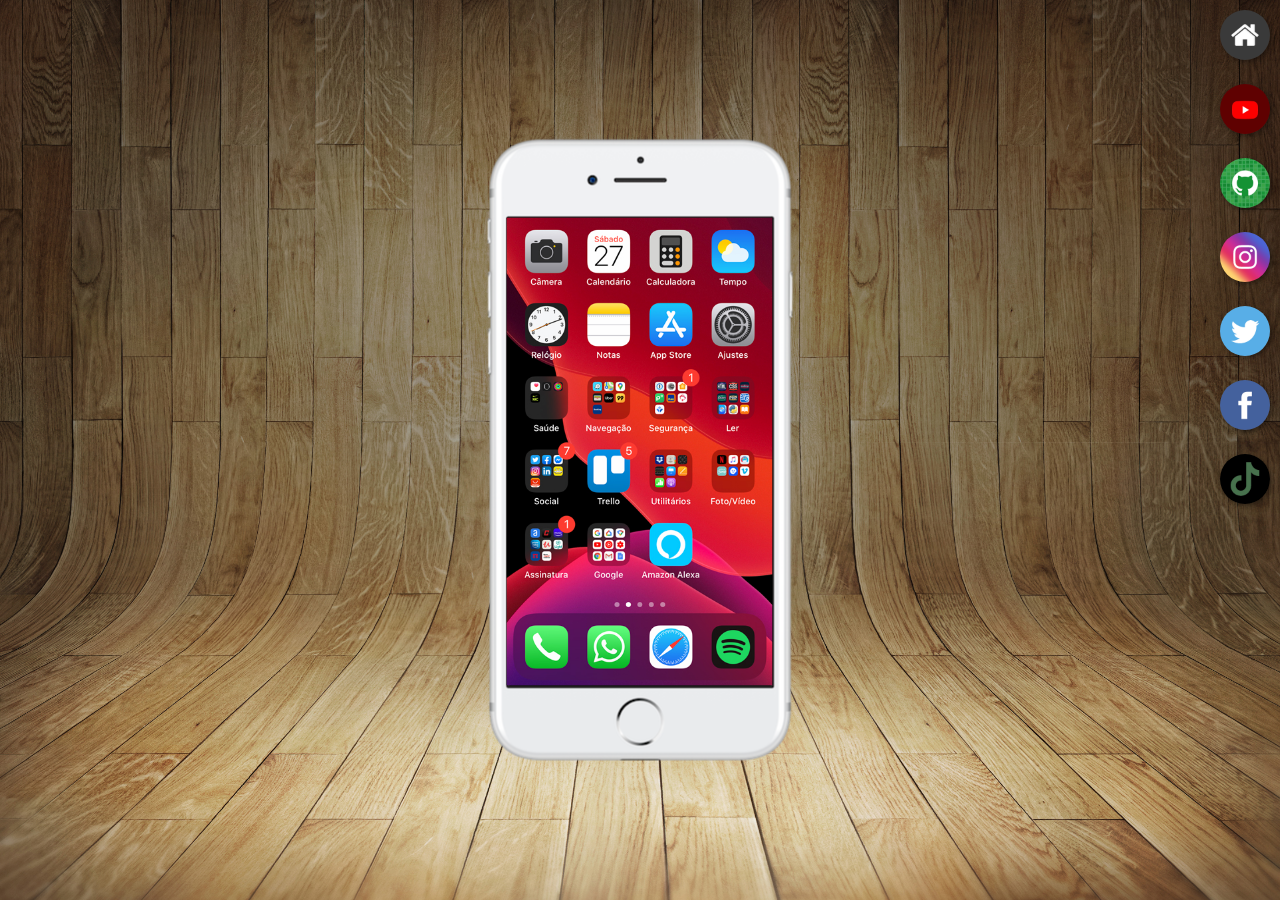
<file: index.html>
<!DOCTYPE html>
<html lang="pt-br">
<head>
    <meta charset="UTF-8">
    <meta name="viewport" content="width=device-width, initial-scale=1.0">
    <link rel="shortcut icon" href="favicon.ico" type="image/x-icon">
    <link rel="stylesheet" href="estilo/estyle.css">
    <title>Projeto Redes Sociais</title>
</head>
<body>
    <main>
        <section id="telefone">
            <iframe src="home.html" name="tela" id="tela" frameborder="0">
                seu navegador não é compativel com isso.
            </iframe>
        </section>
        <section id="redes-sociais">
            <a href="home.html" target="tela"><img src="imagens/logo-home.jpg" alt="Home"></a> <br>
            <a href="youtube.html" target="tela"><img src="imagens/logo-youtube.jpg" alt="You tube"></a> <br>
            <a href="github.html" target="tela"> <img src="imagens/logo-github.jpg" alt="GitHub"></a> <br>
            <a href="instagram.html" target="tela"><img src="imagens/logo-instagram.jpg" alt="Instagram"></a> <br>
            <a href="twitter.html" target="tela"><img src="imagens/logo-twitter.jpg" alt="Twitter"></a> <br>
            <a href="facebook.html" target="tela"><img src="imagens/logo-facebook.jpg" alt="Facebook"></a> <br>
            <a href="tiktok.html" target="tela" ><img src="imagens/Logo-tiktok.jpg" alt="tiktok"></a> 
            
            
        </section>
    </main>
</body>
</html>
</file>
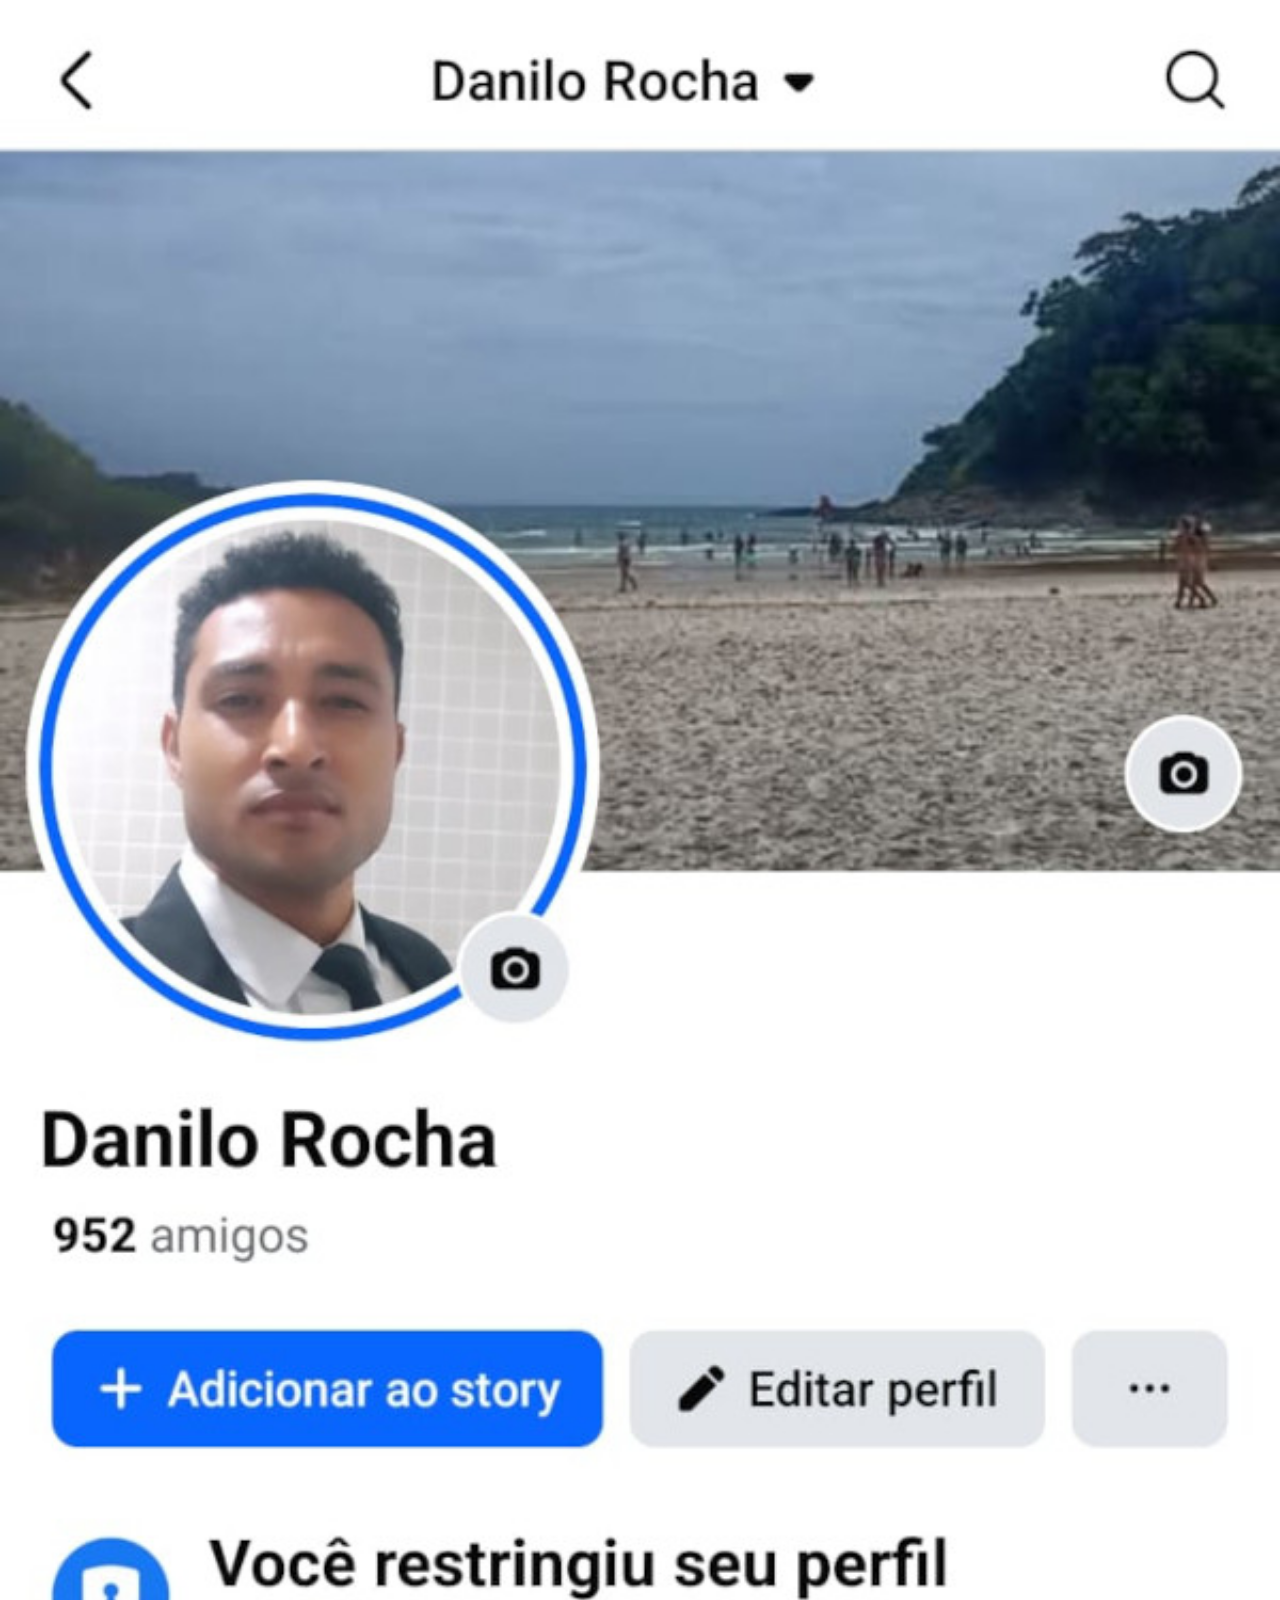
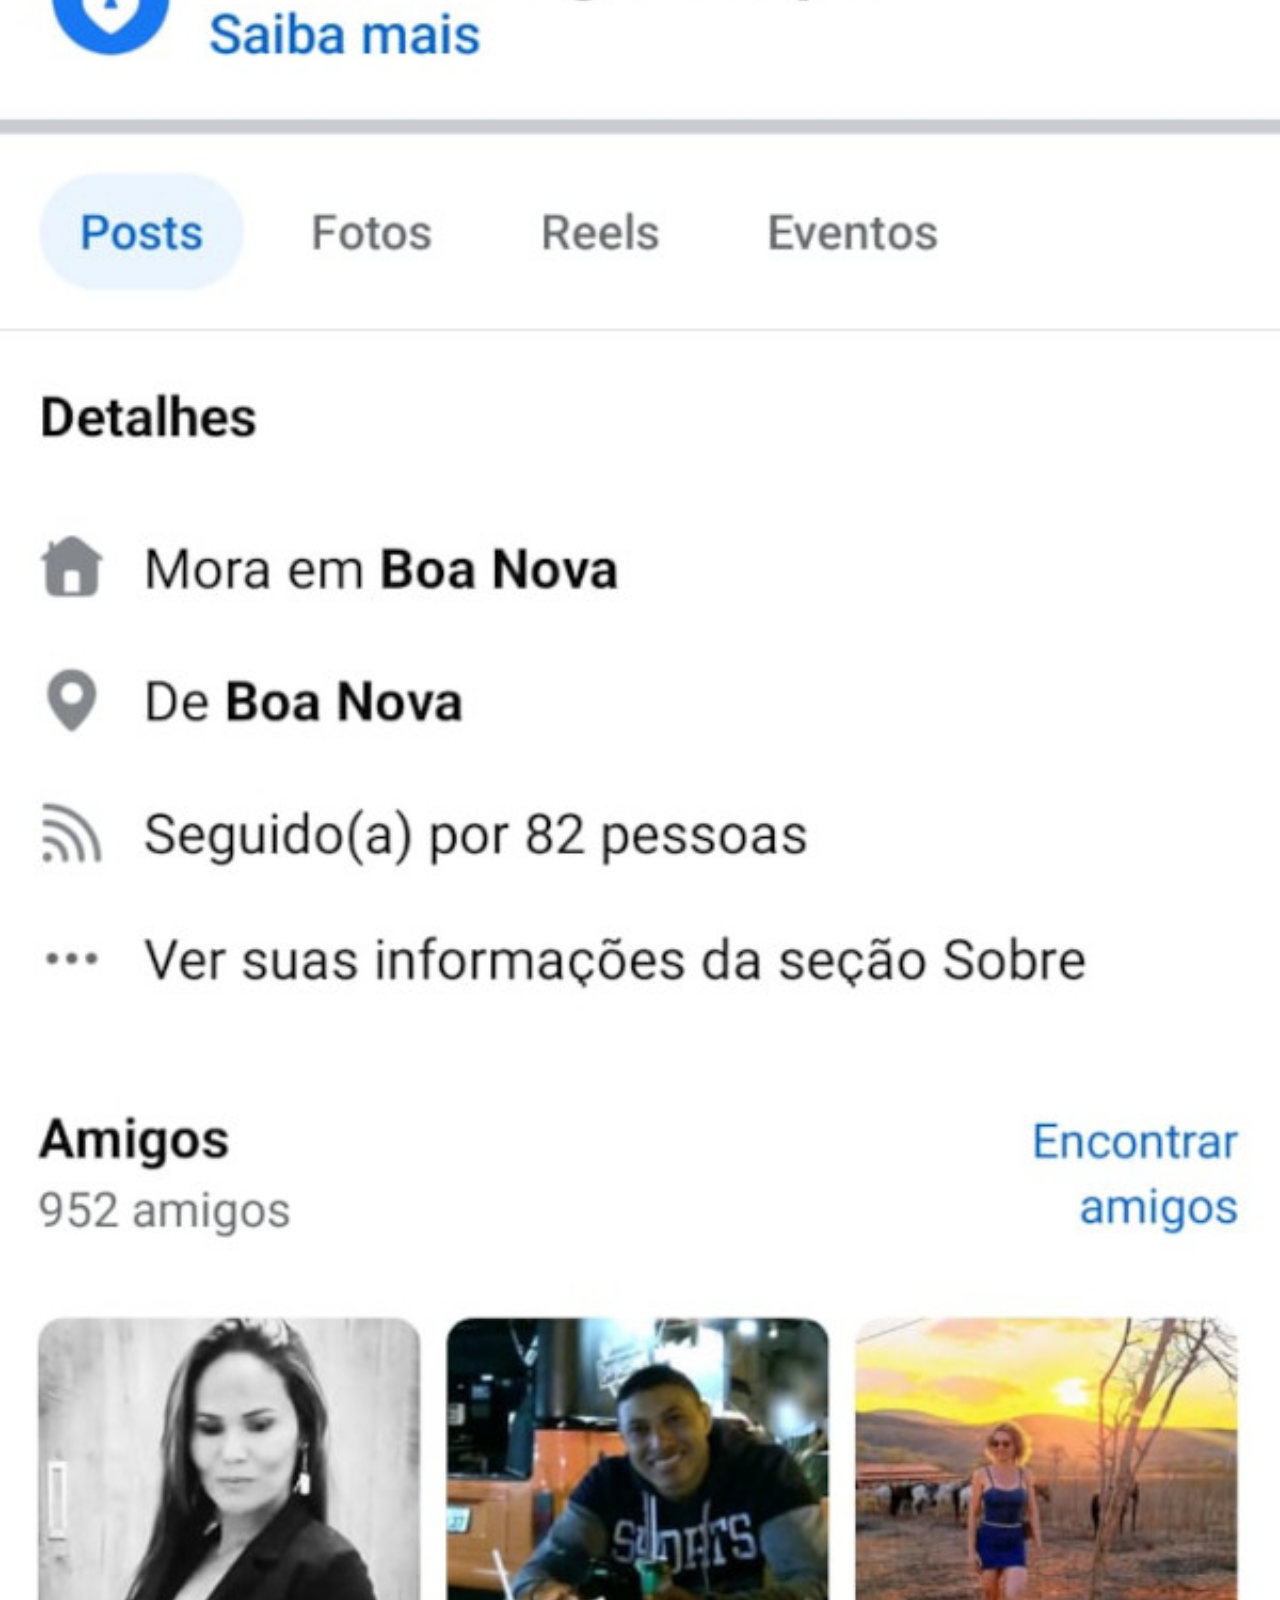
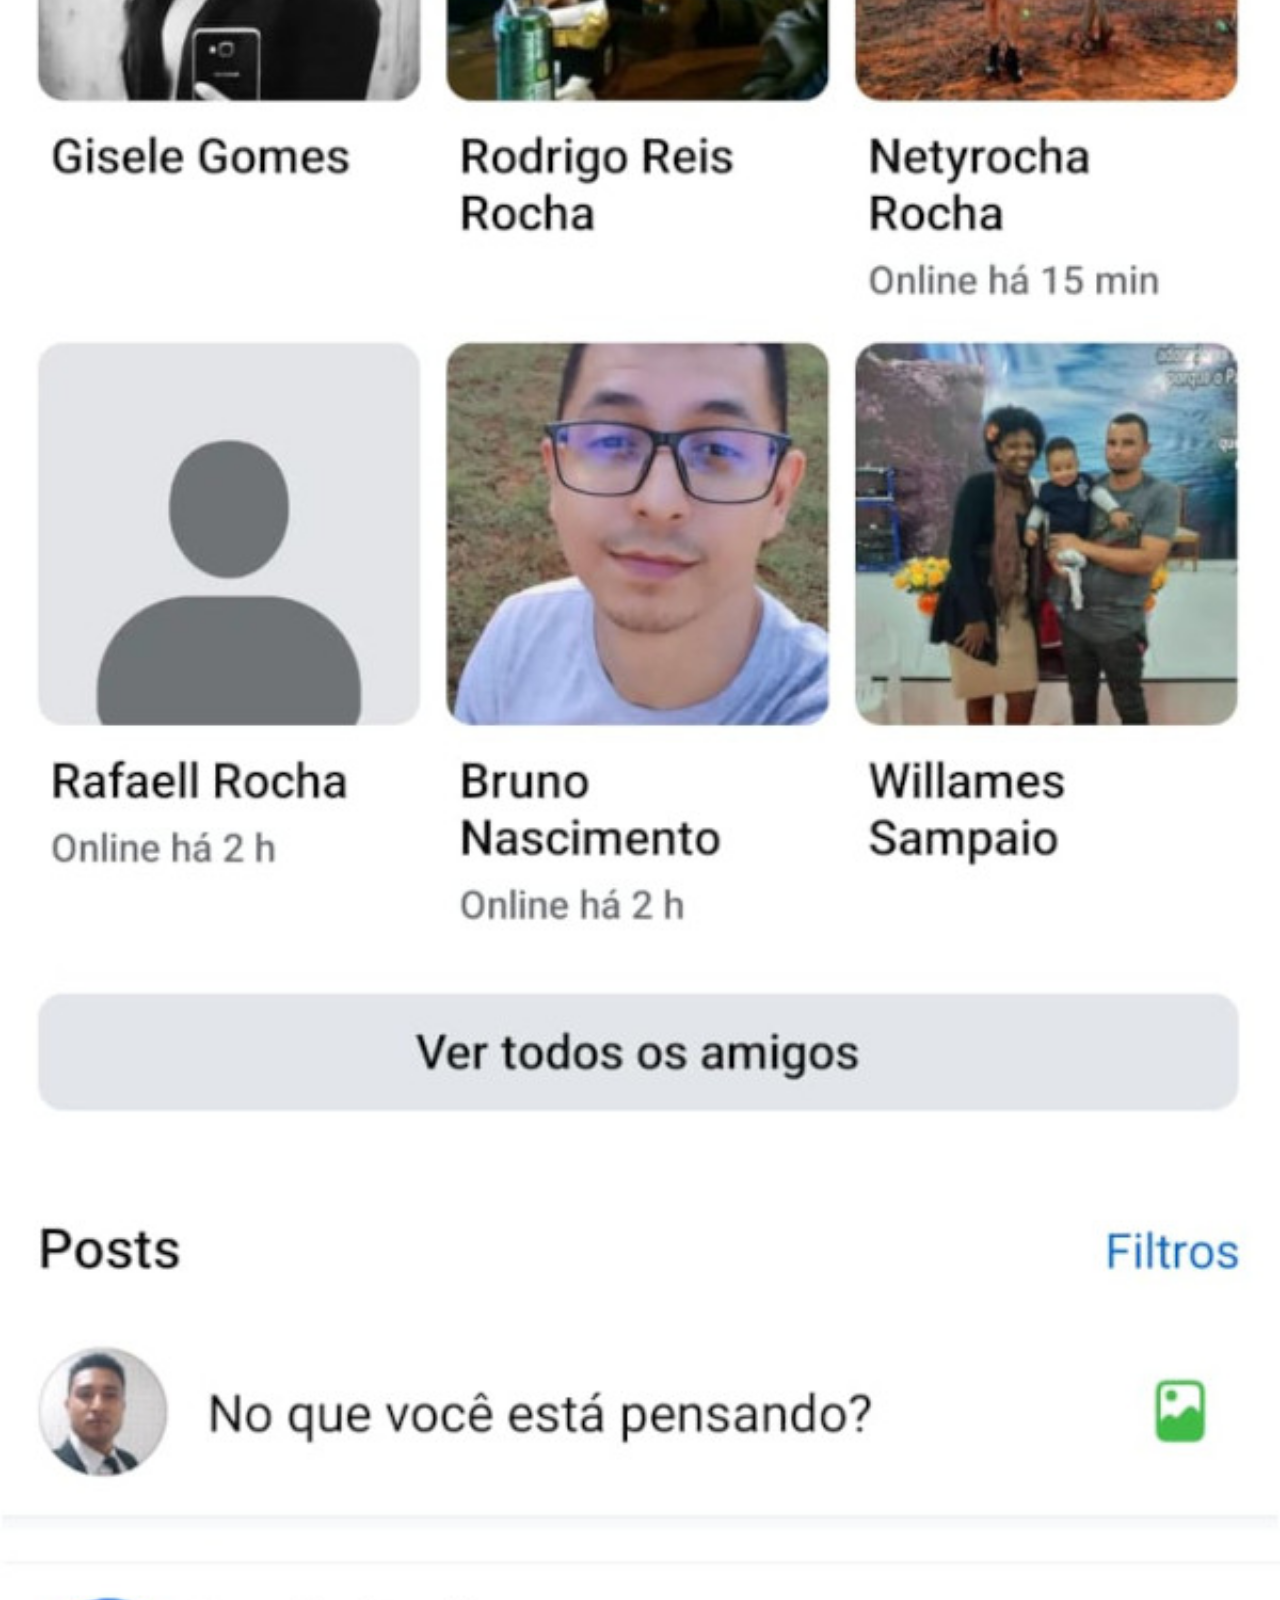
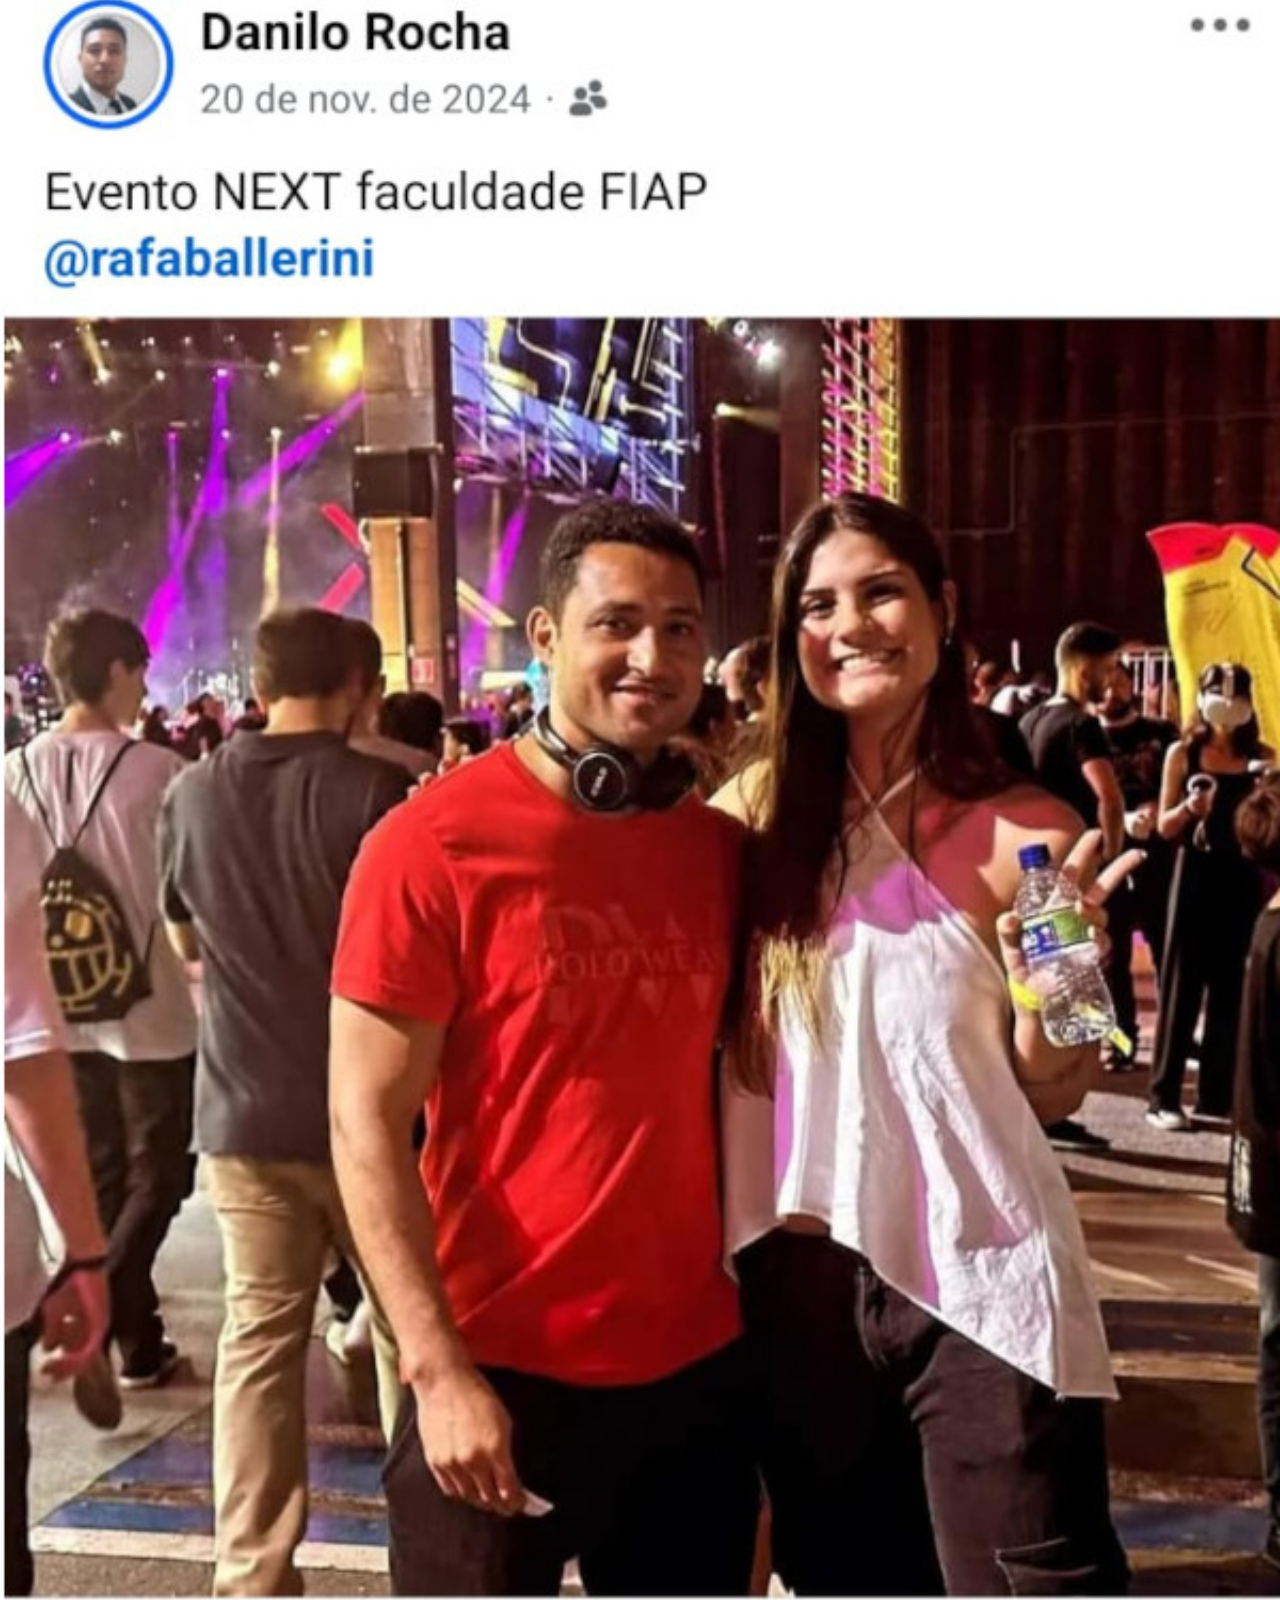
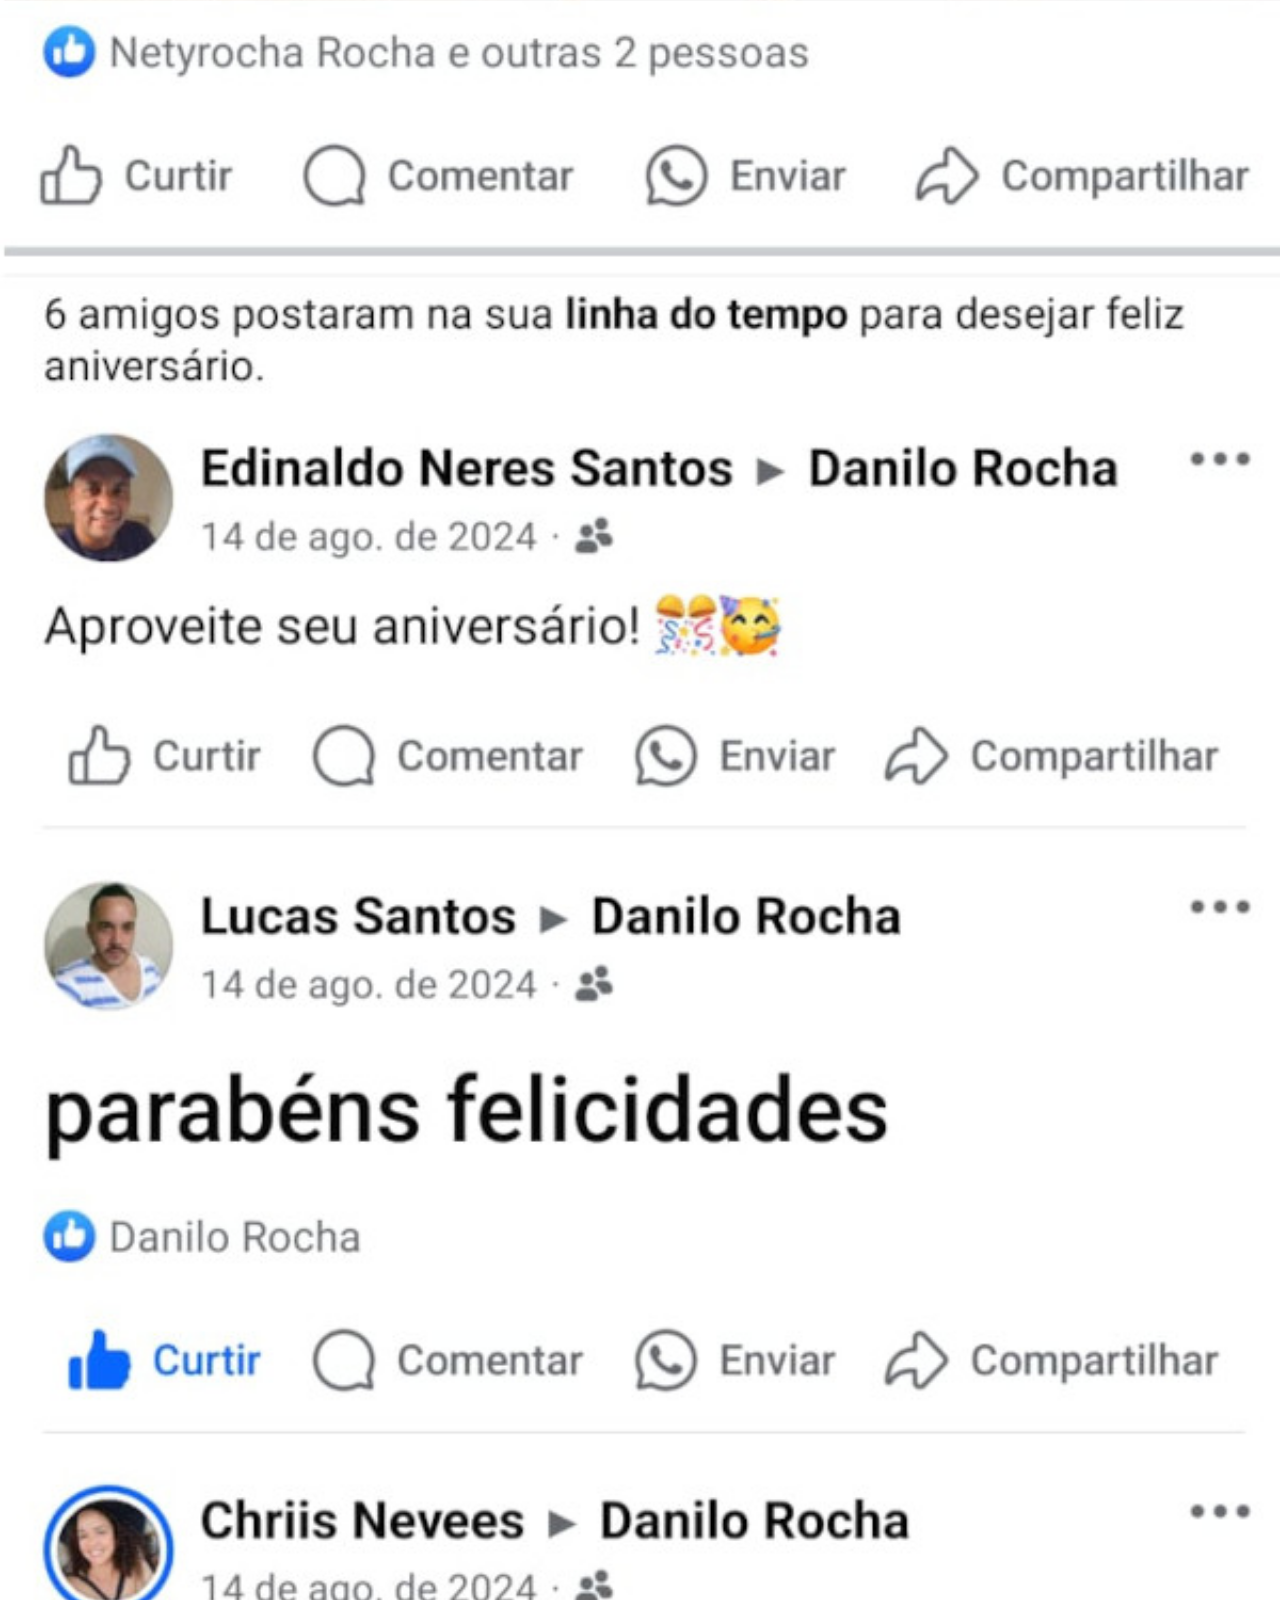
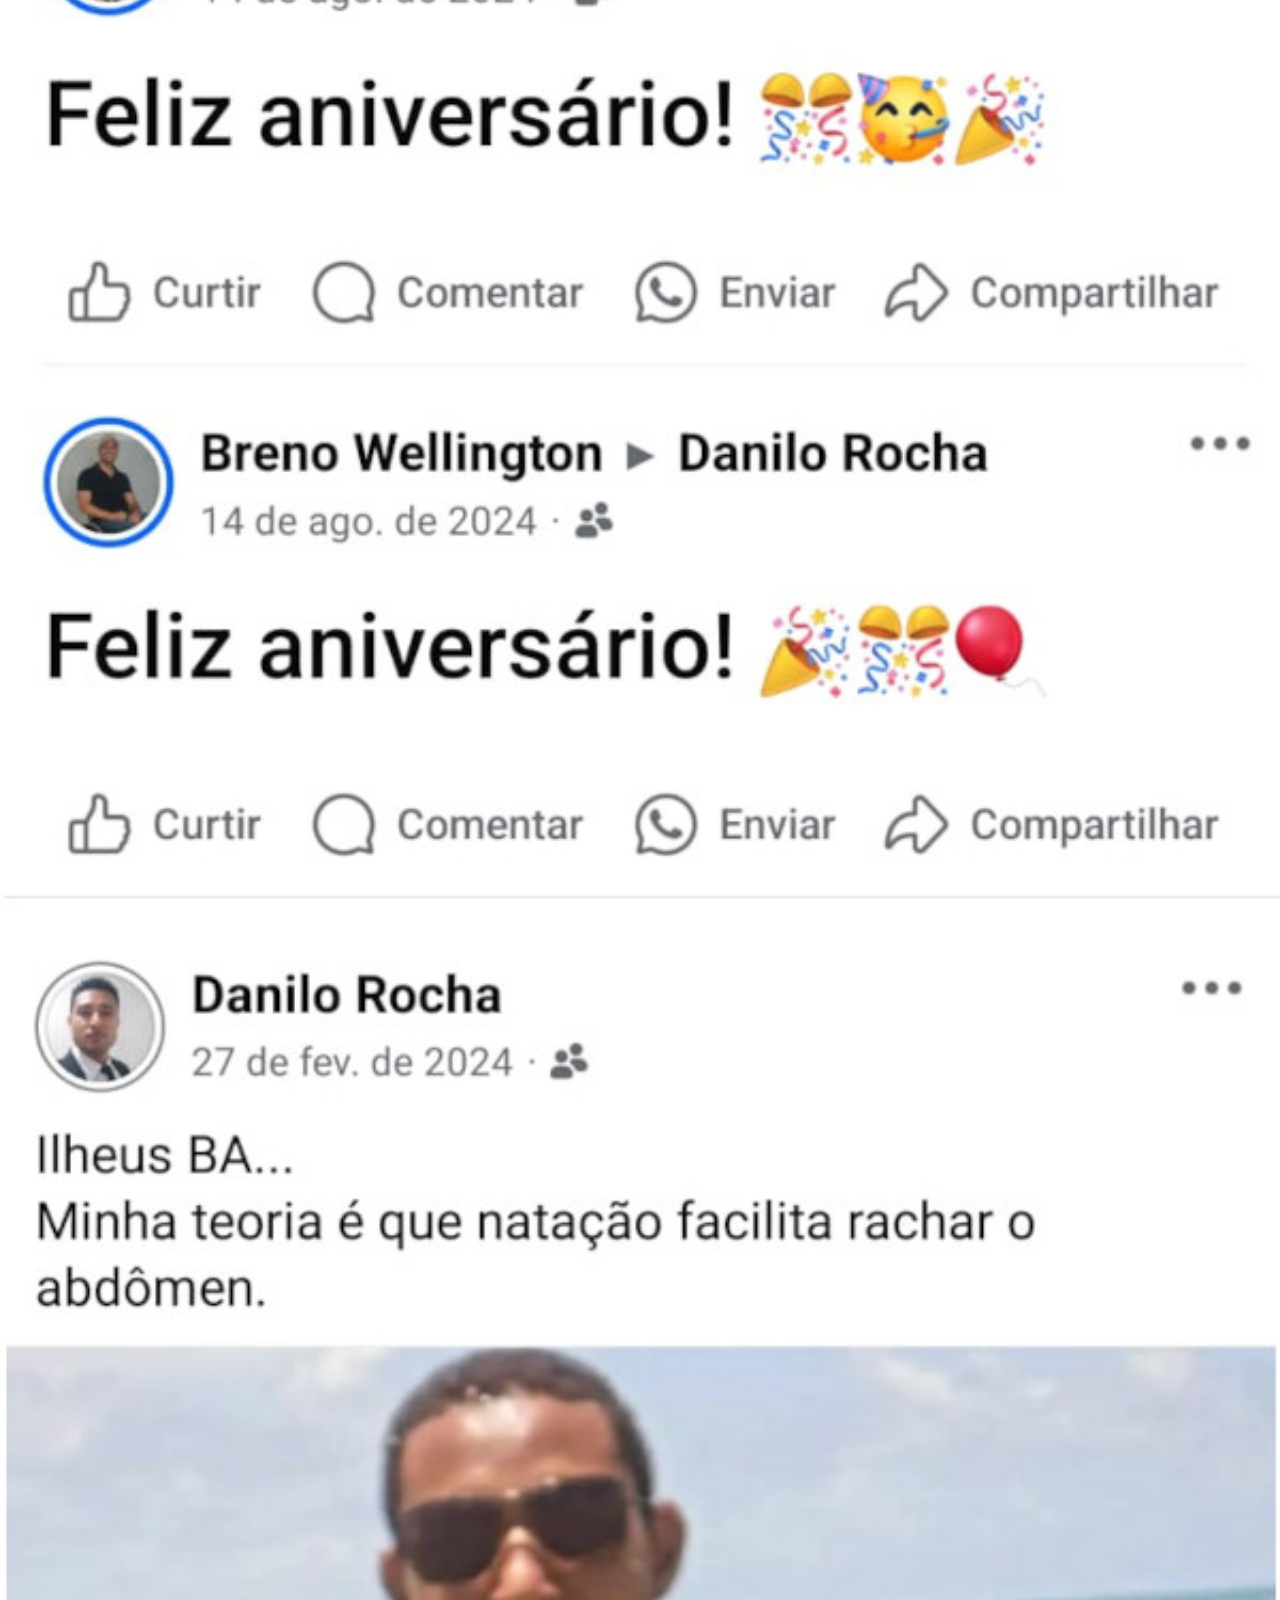
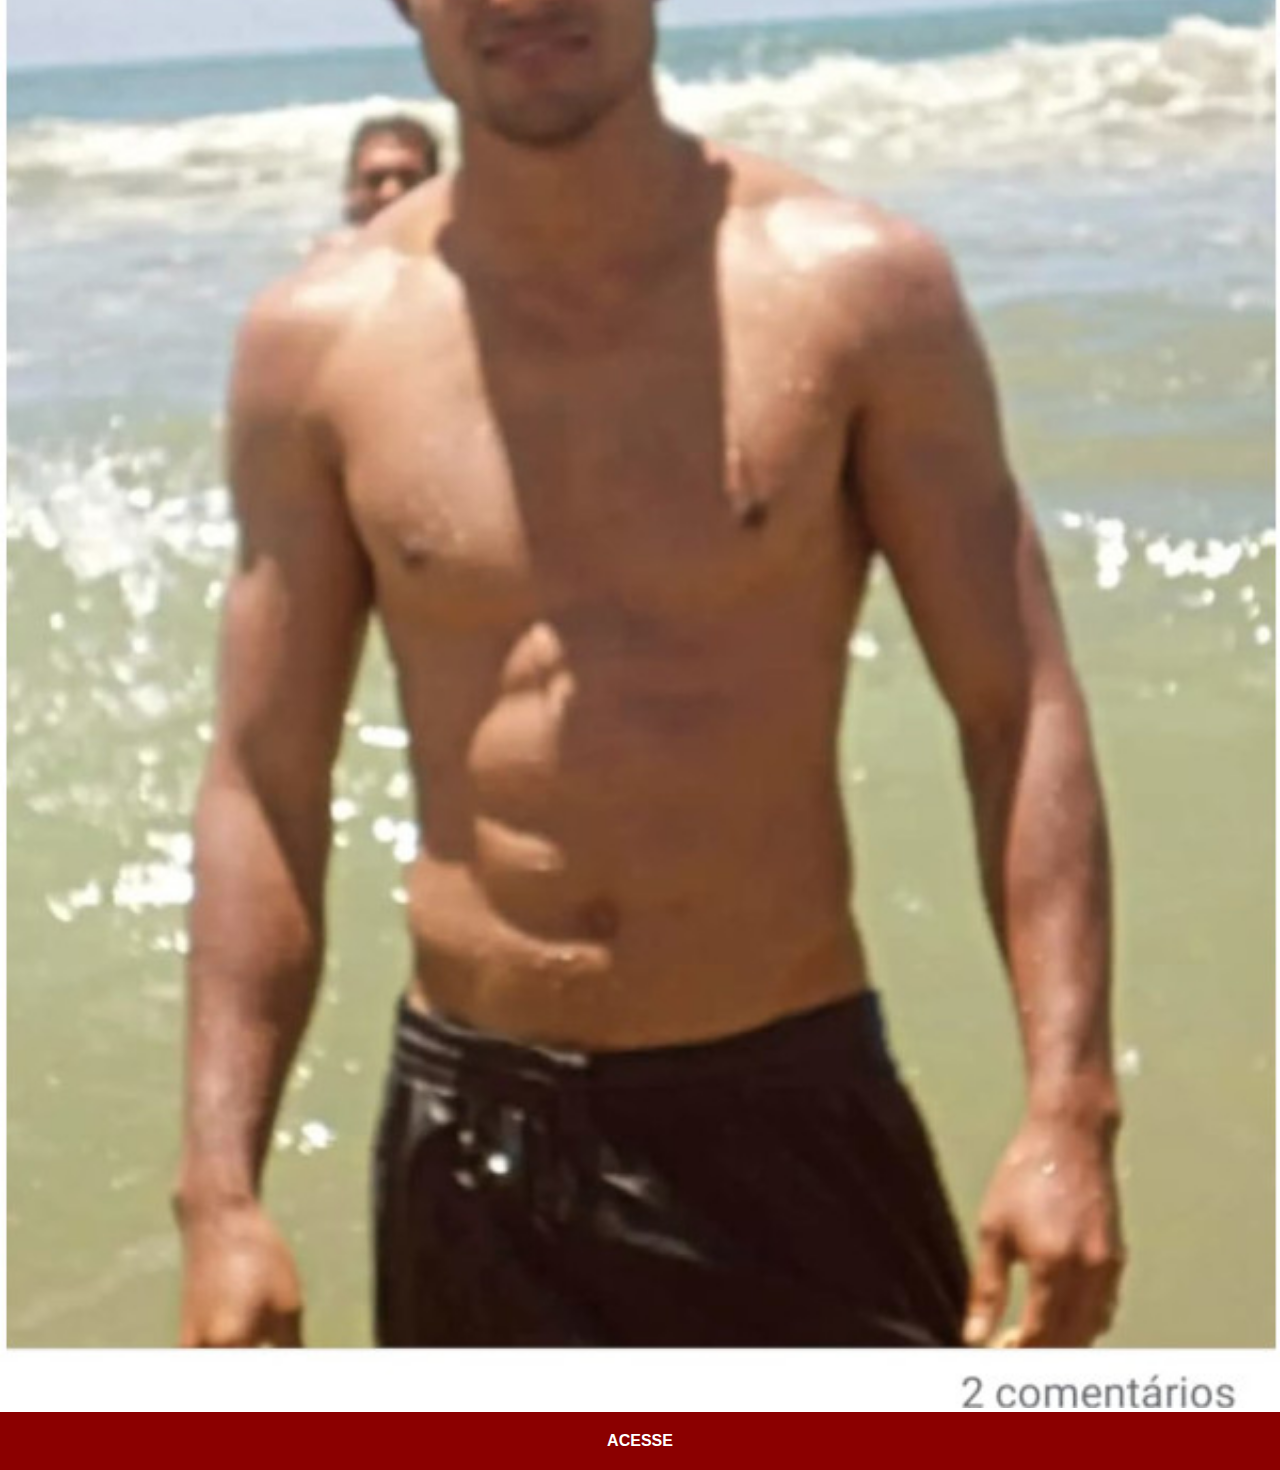
<file: facebook.html>
<!DOCTYPE html>
<html lang="pt-br">
<head>
    <meta charset="UTF-8">
    <meta name="viewport" content="width=device-width, initial-scale=1.0">
    <title>Facebook</title>
    <link rel="stylesheet" href="estilos/social.css">
</head>
<body>
    <img src="imagens/tela-facebook.jpg" alt="Facebook">
    <a href="https://www.facebook.com/danilo.reisrocha" target="_blank">ACESSE</a>
</body>
</html>
</file>
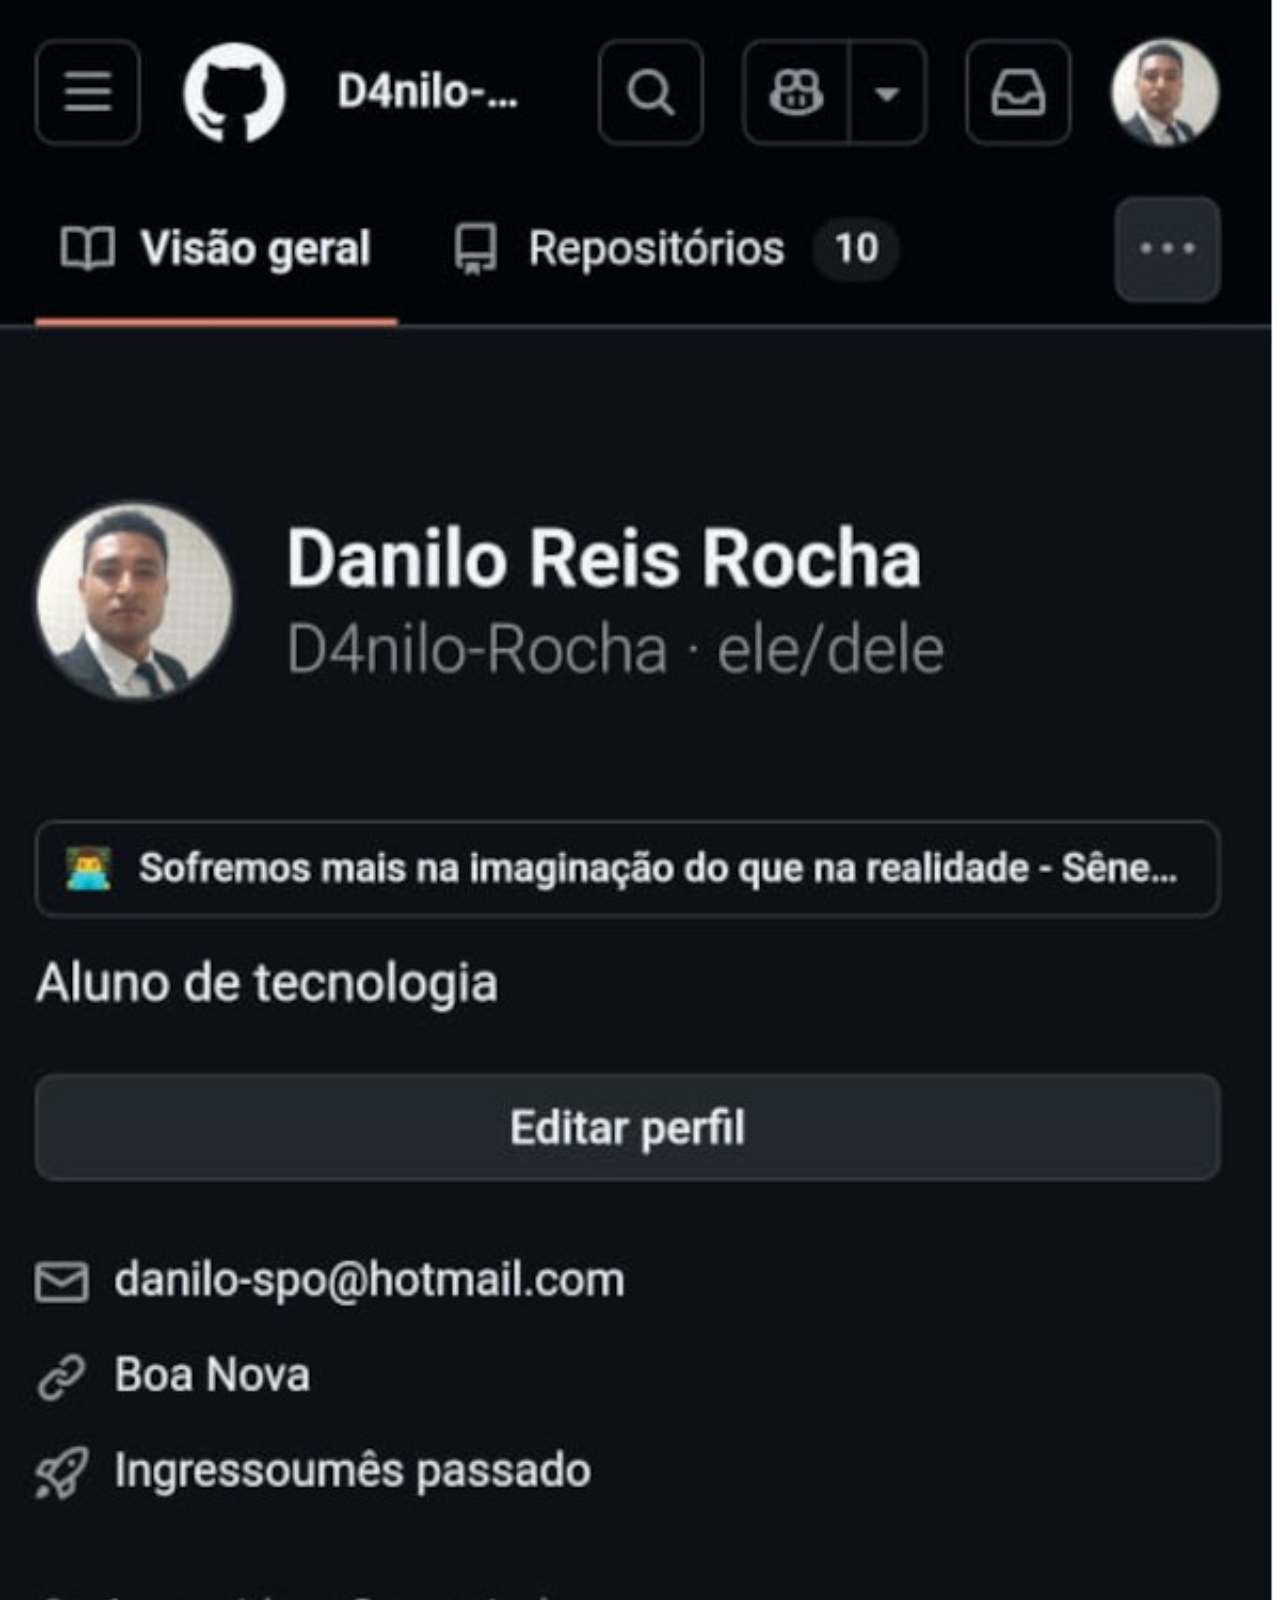
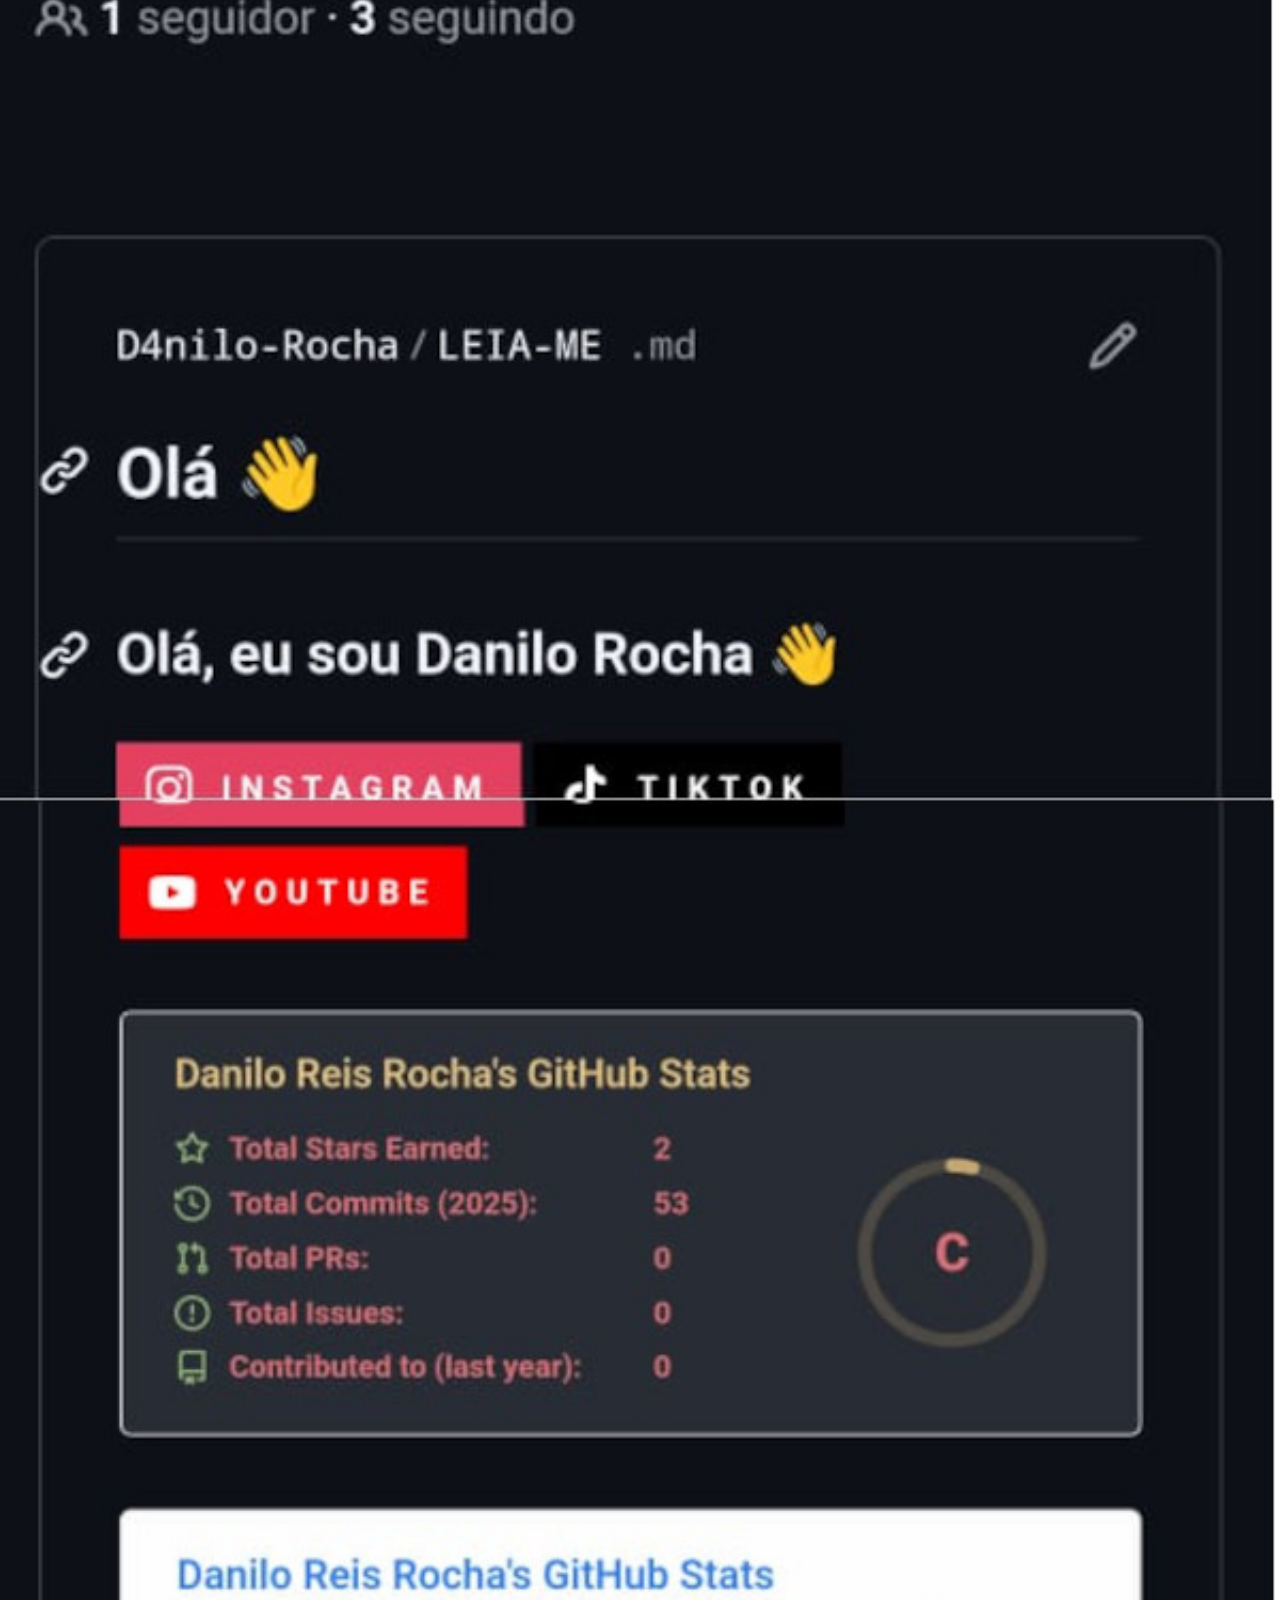
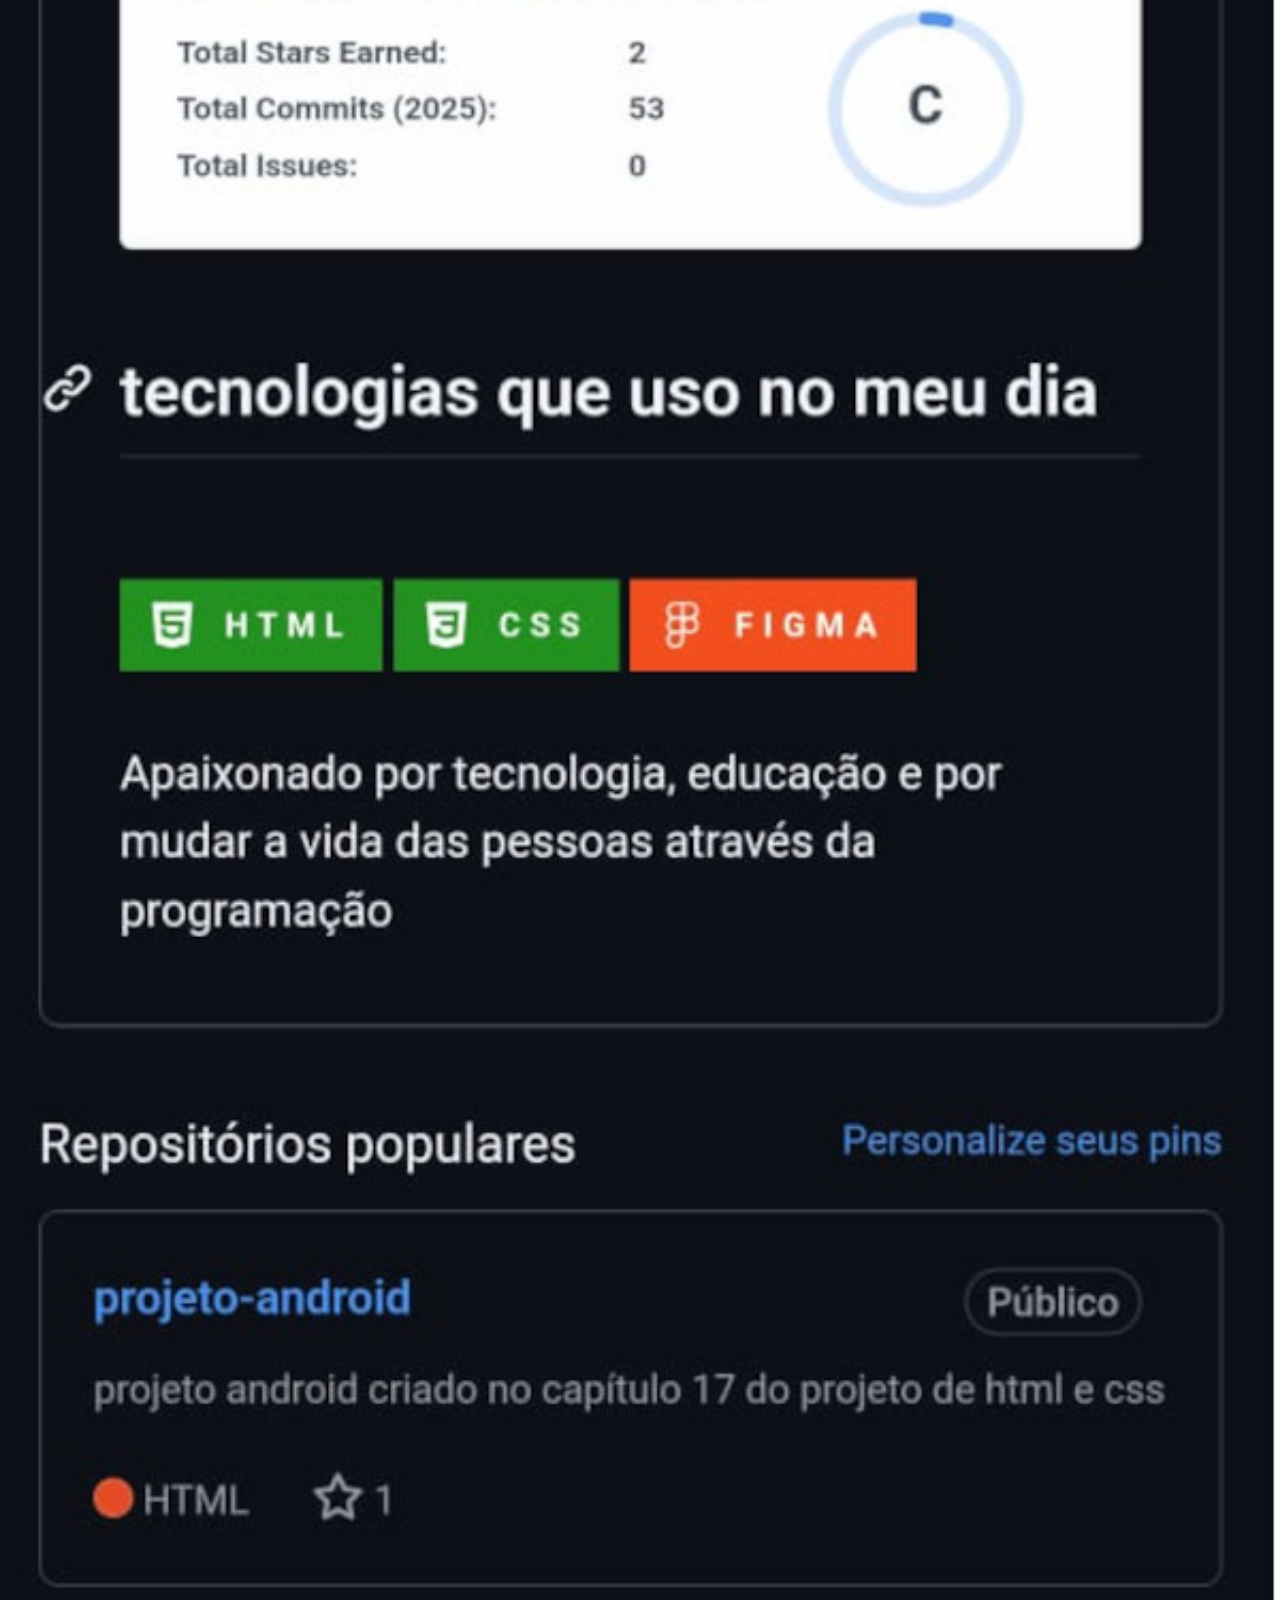
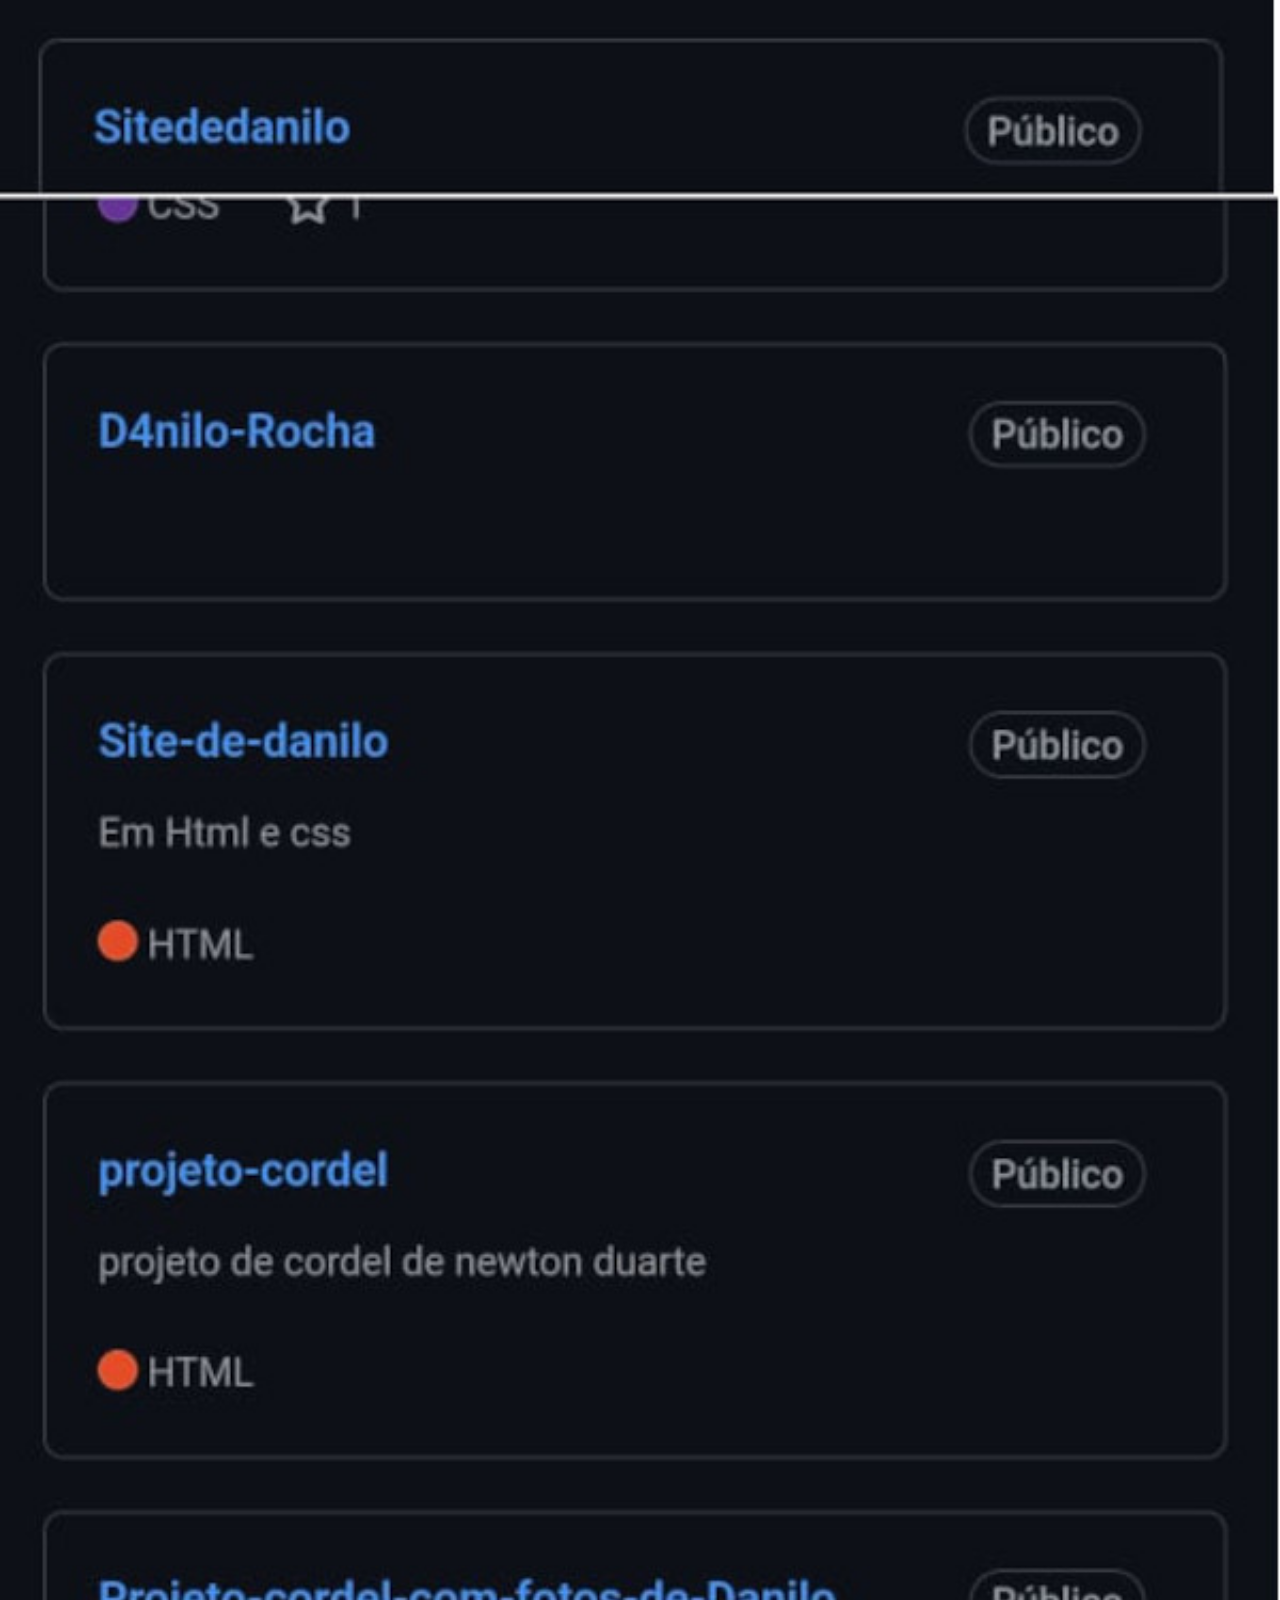
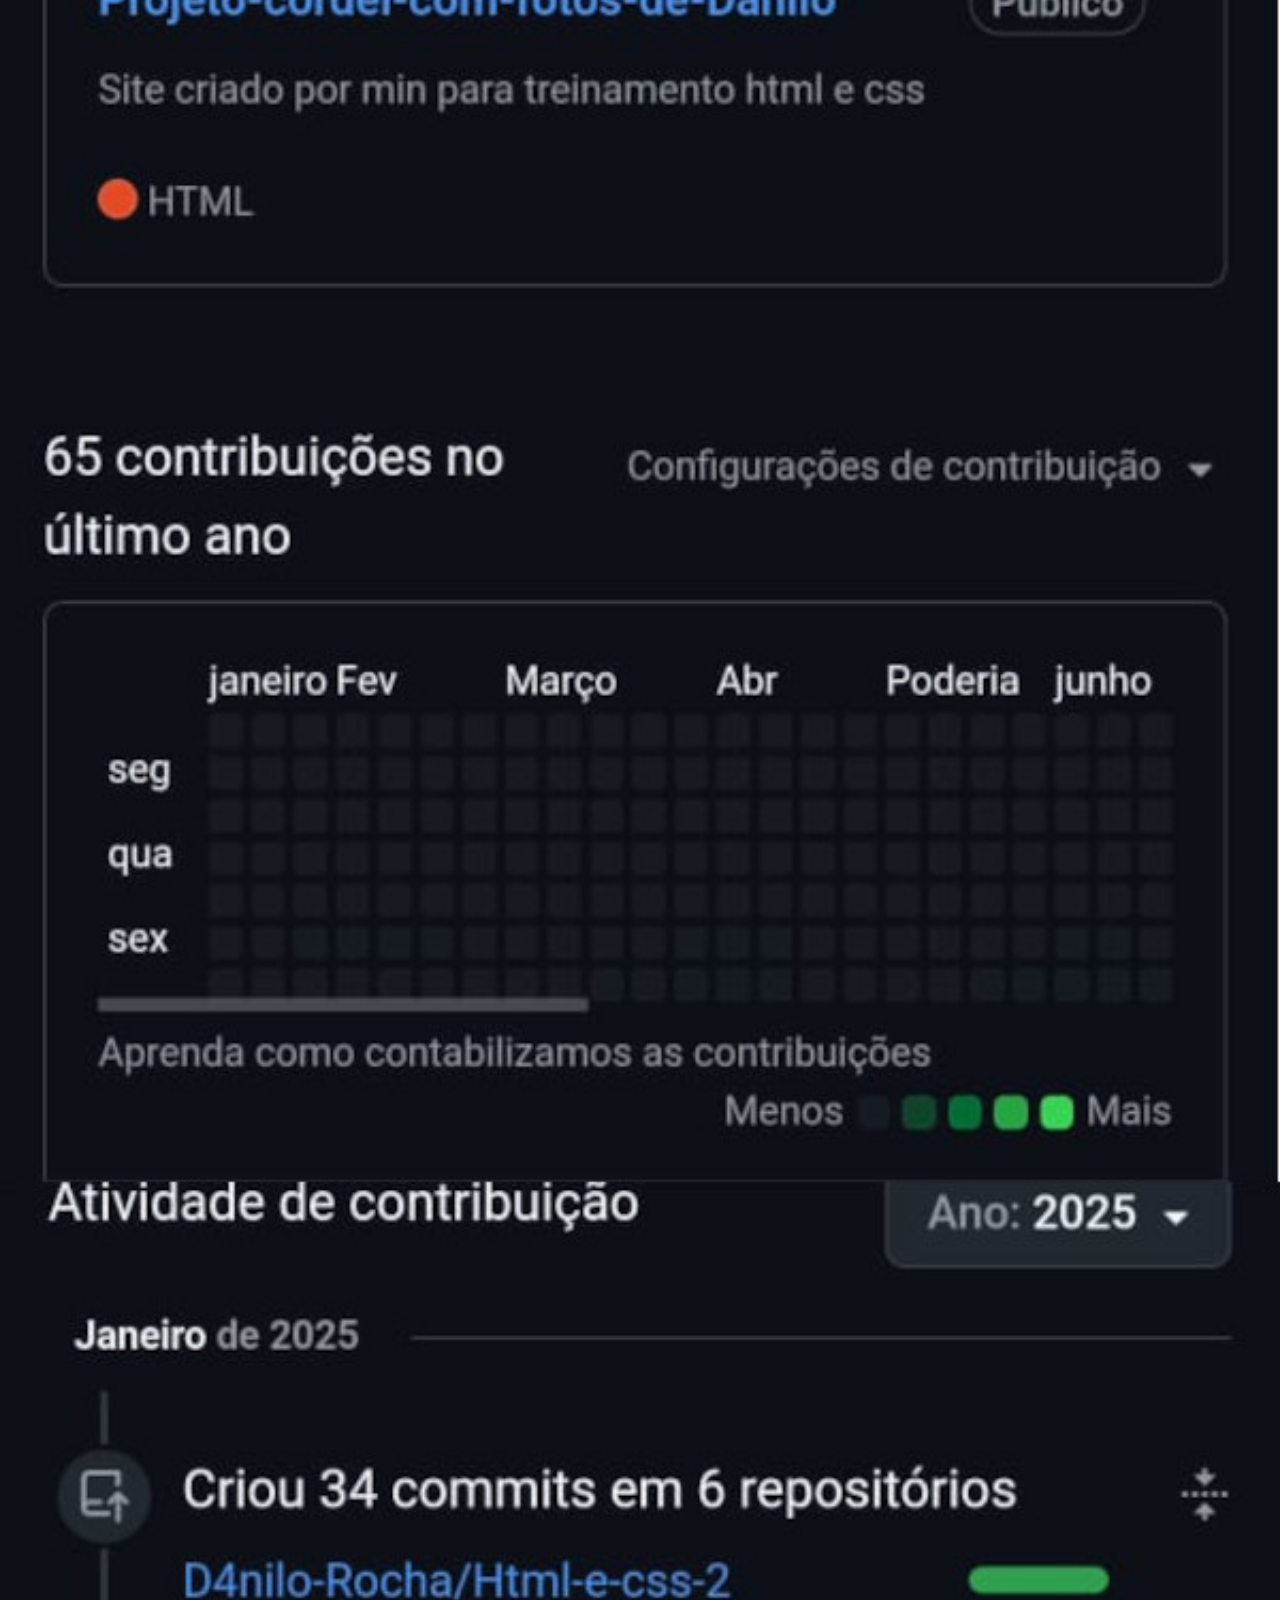
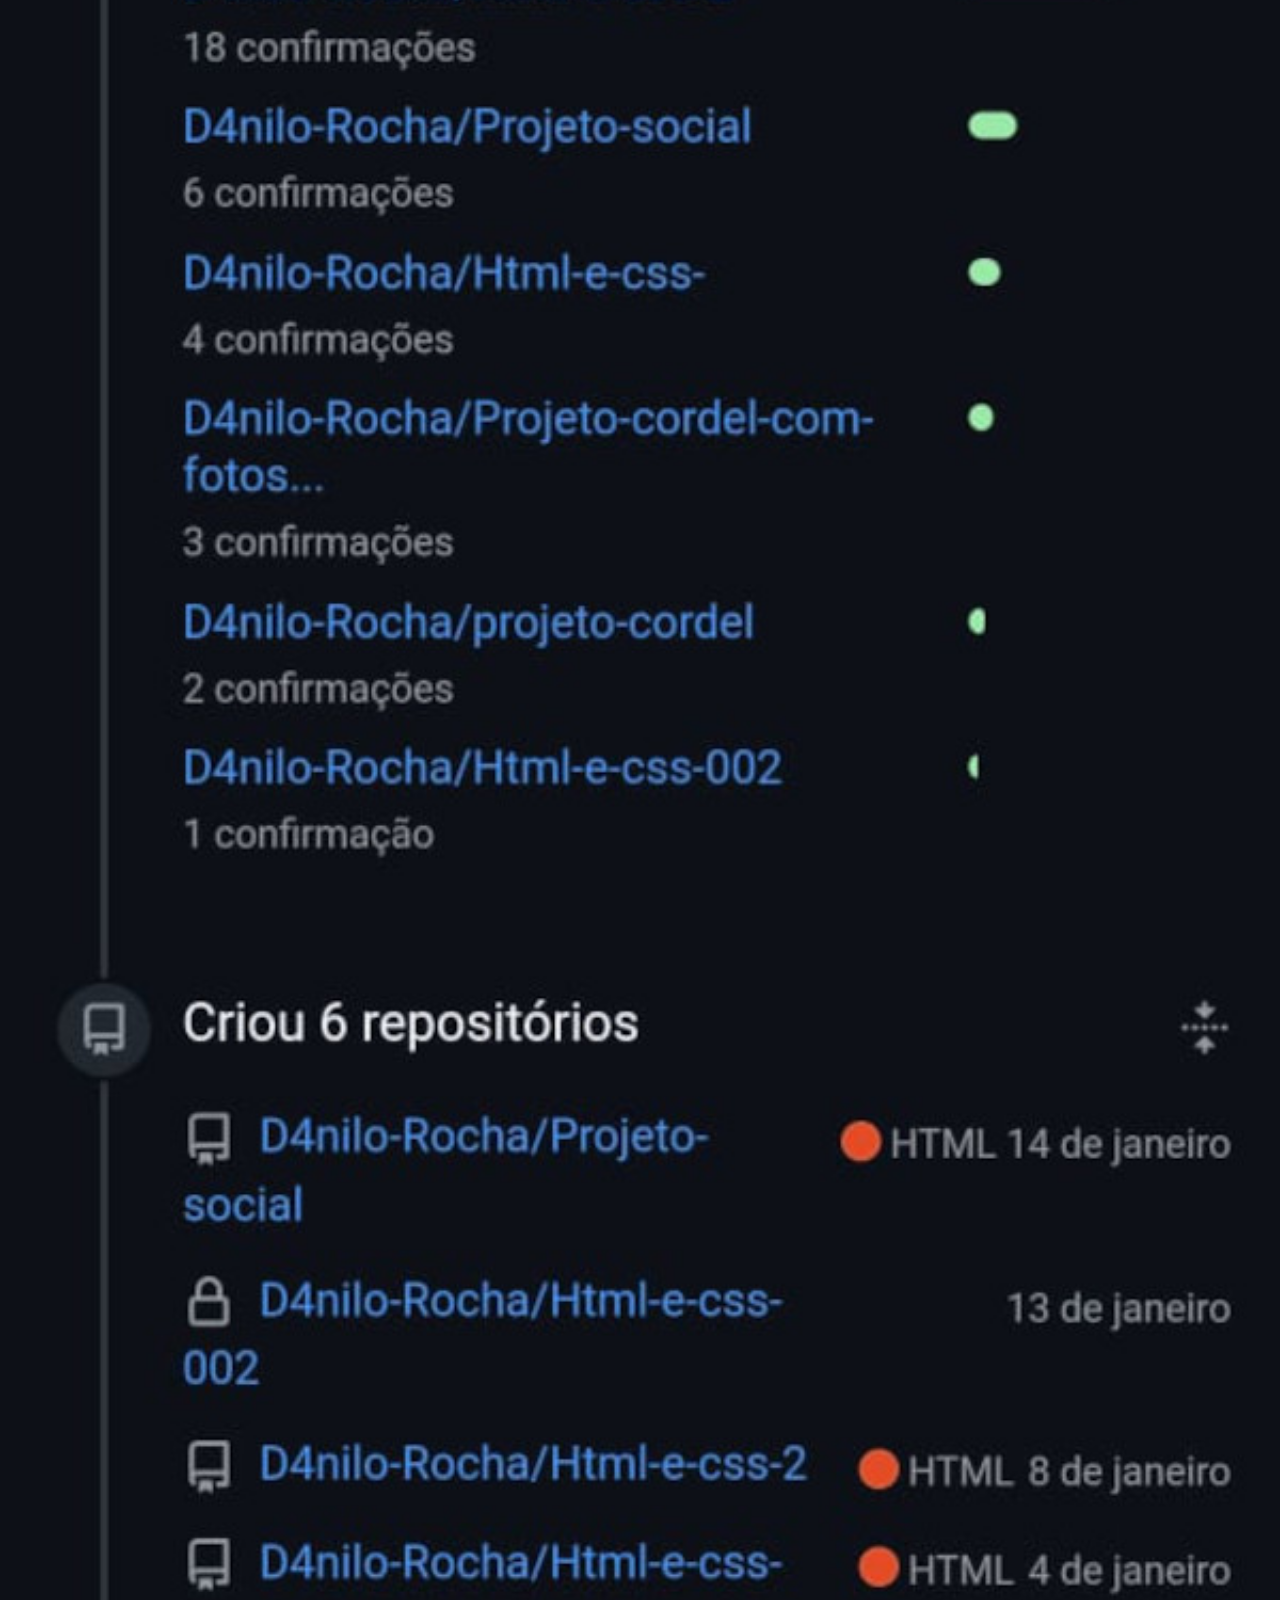
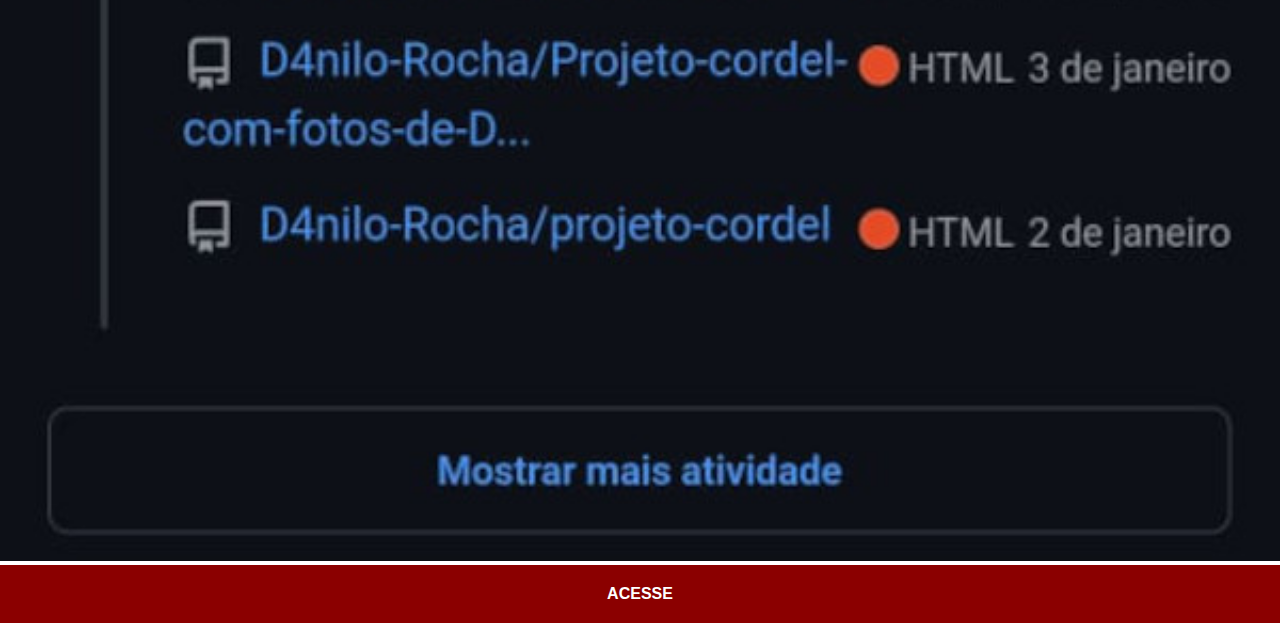
<file: github.html>
<!DOCTYPE html>
<html lang="pt-br">
<head>
    <meta charset="UTF-8">
    <meta name="viewport" content="width=device-width, initial-scale=1.0">
    <title>GitHub</title>
    <link rel="stylesheet" href="estilos/social.css">
</head>
<body>
    <img src="imagens/tela-github.jpg" alt="GitHub">
    <a href="https://github.com/D4nilo-Rocha" target="_blank">ACESSE</a>
</body>
</html>
</file>
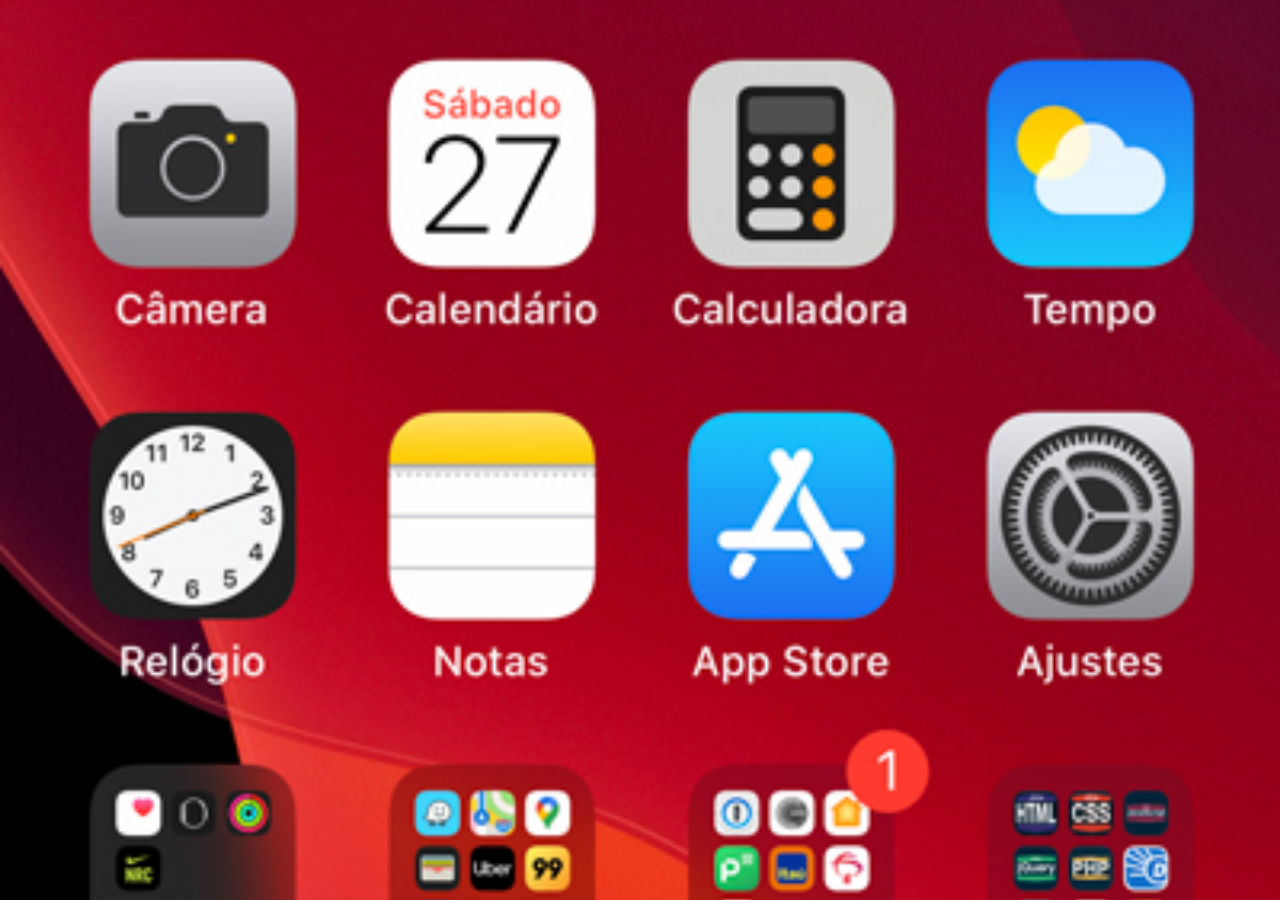
<file: home.html>
<!DOCTYPE html>
<html lang="en">
<head>
    <meta charset="UTF-8">
    <meta name="viewport" content="width=device-width, initial-scale=1.0">
    <title>Home</title>
</head>
<style>
    *{
        margin: 0px;
        padding: 0px;
    }
    body{
        width: 100vw;
        height: 100vh;
        background: black url('imagens/tela-home.jpg') no-repeat top center;
        background-size: cover;
    }
</style>
<body>
    
</body>
</html>
</file>
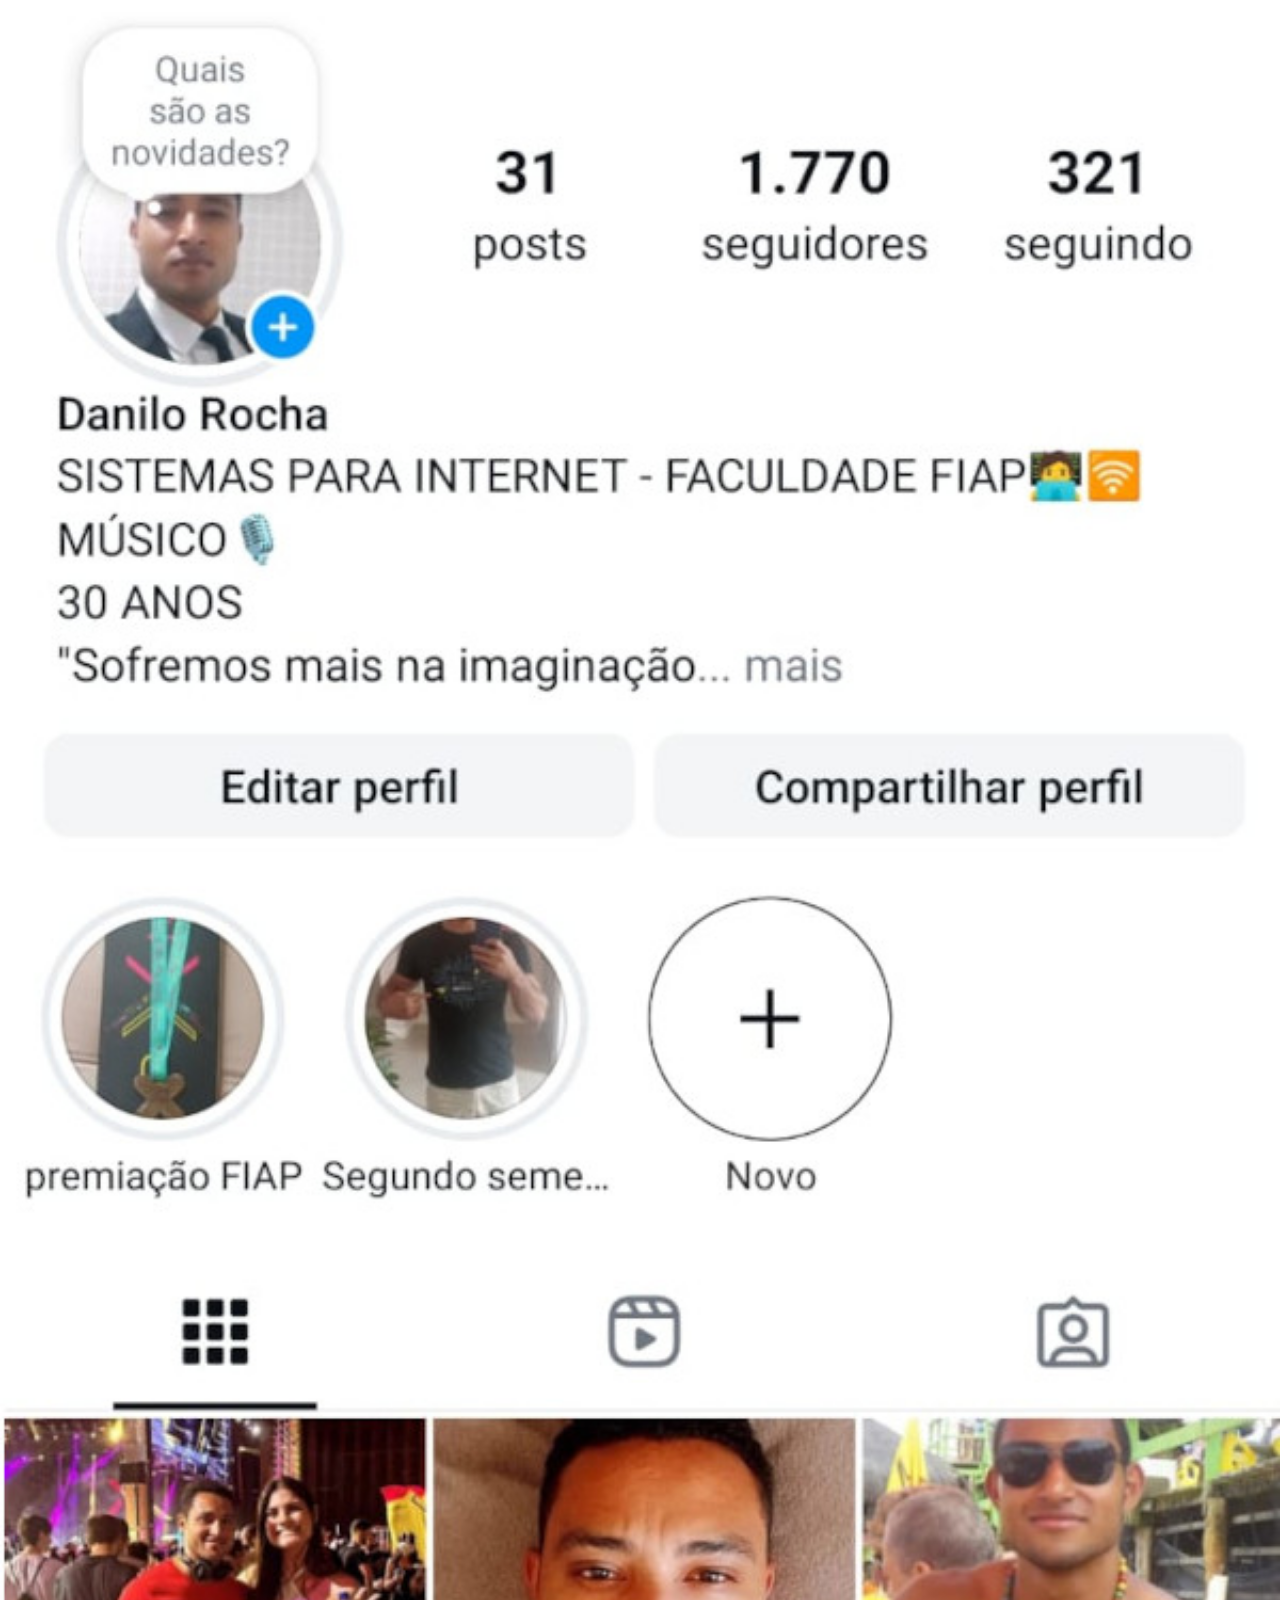
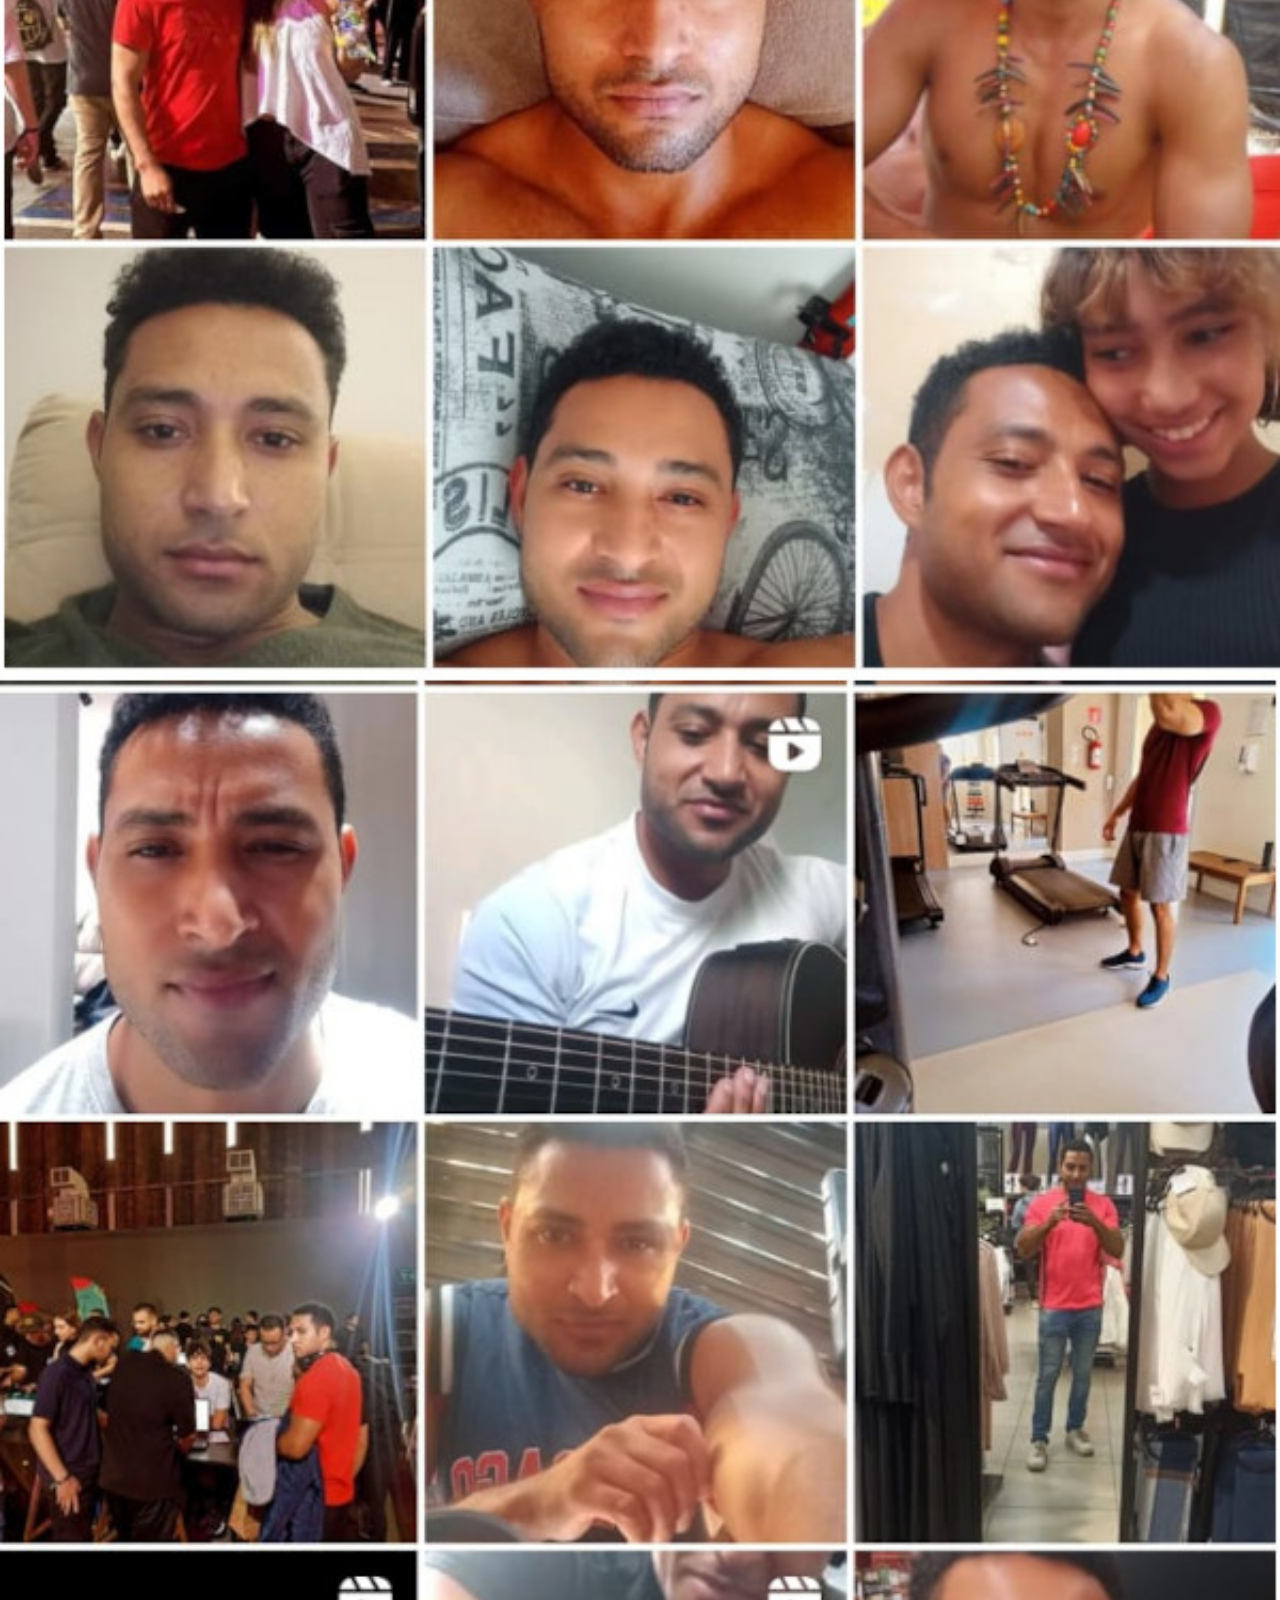
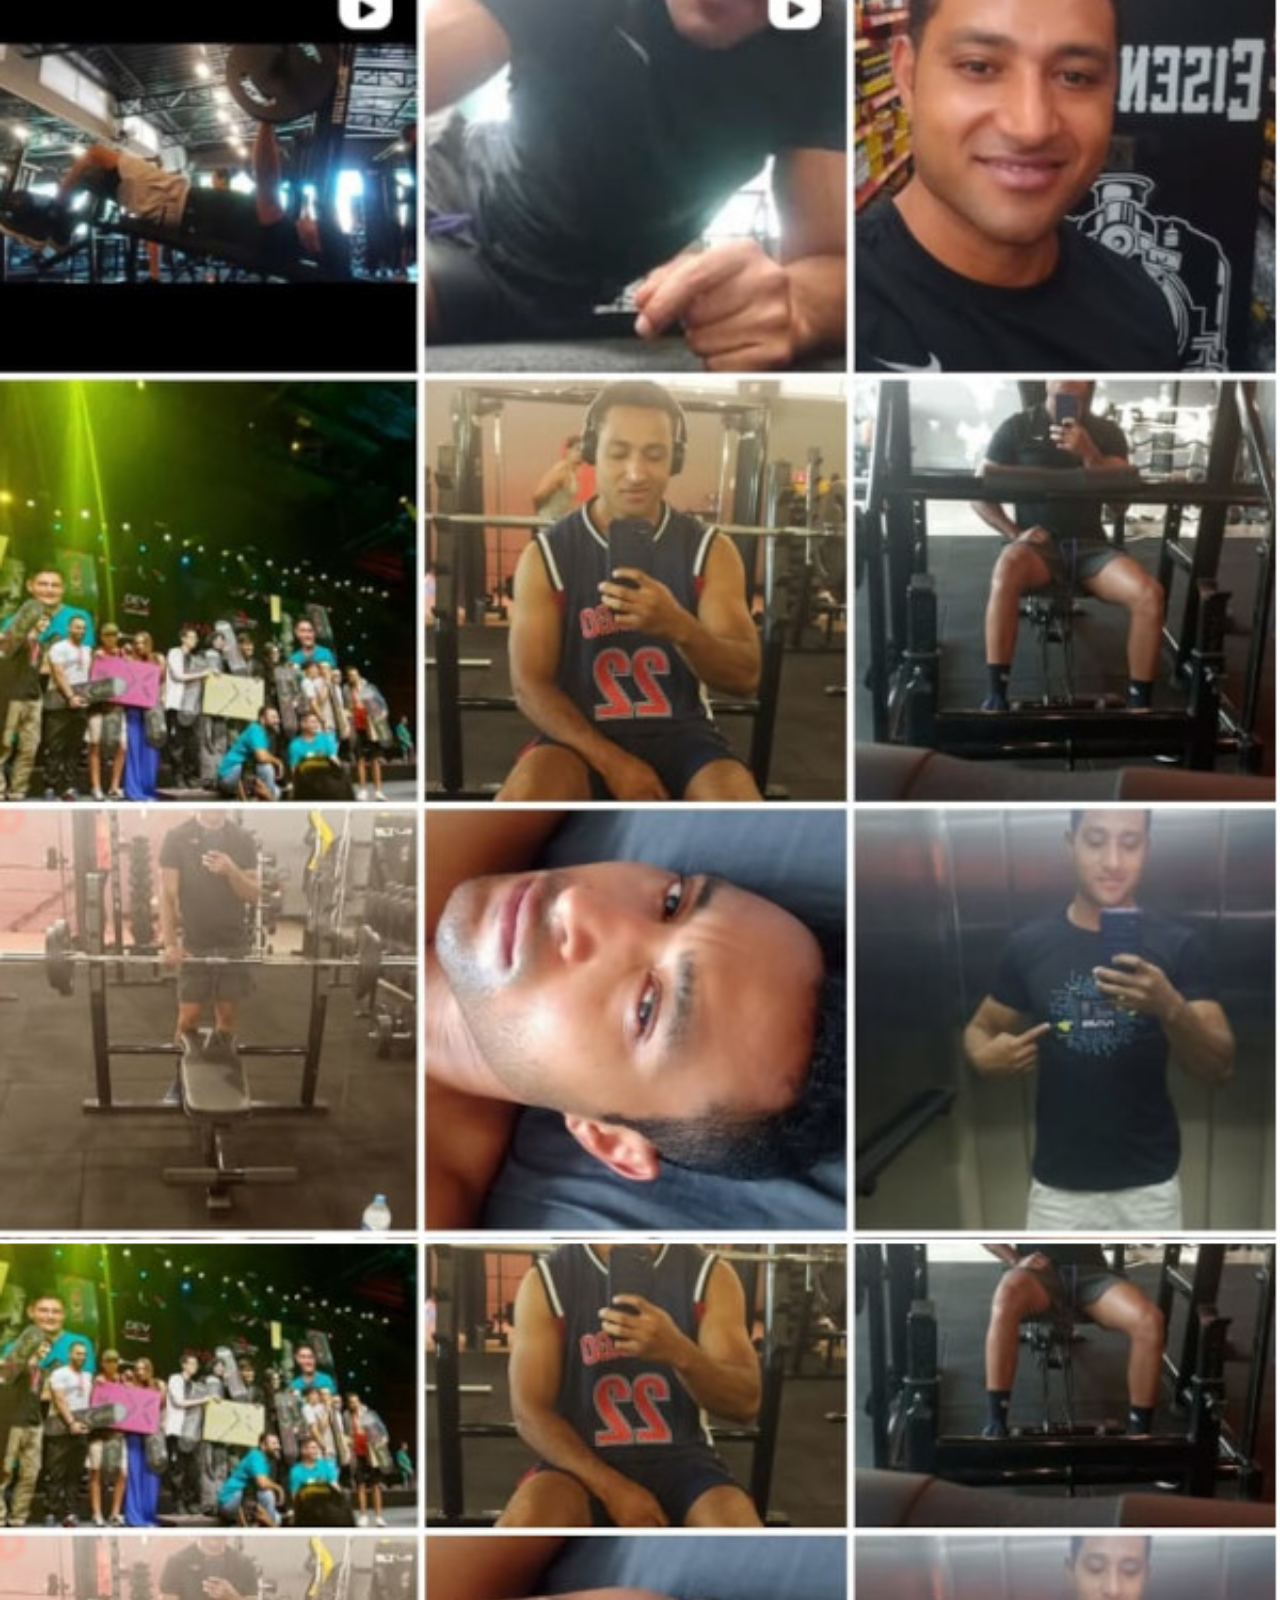
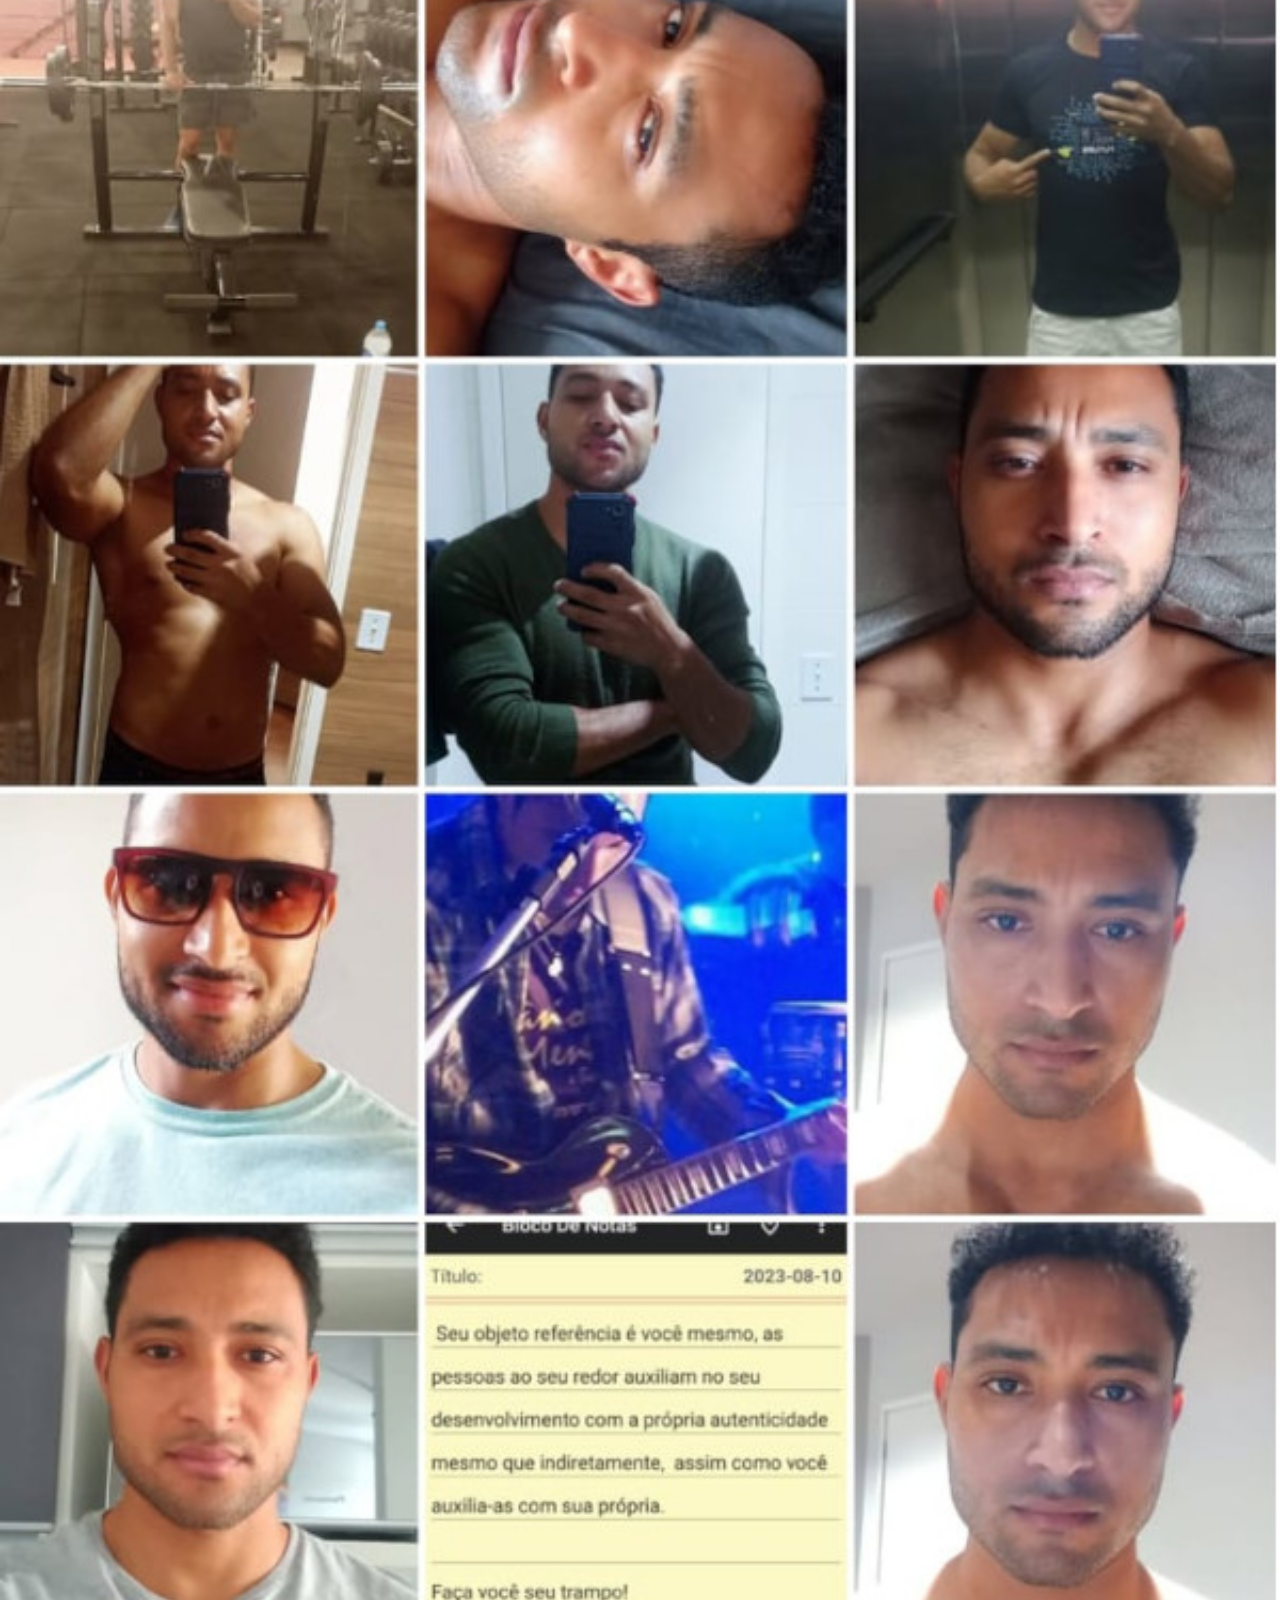
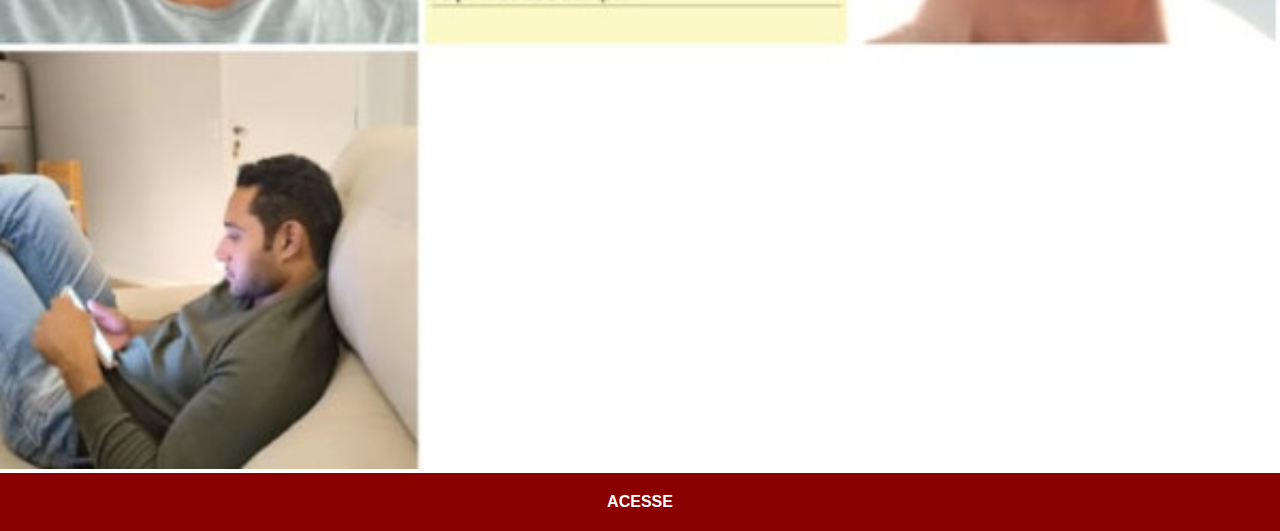
<file: instagram.html>
<!DOCTYPE html>
<html lang="pt-br">
<head>
    <meta charset="UTF-8">
    <meta name="viewport" content="width=device-width, initial-scale=1.0">
    <title>Instagram</title>
    <link rel="stylesheet" href="estilos/social.css">
</head>
<body>
    <img src="imagens/tela-instagram.jpg" alt="Instagram">
    <a href="https://www.instagram.com/gustavoguanabara" target="_blank">ACESSE</a>
</body>
</html>
</file>
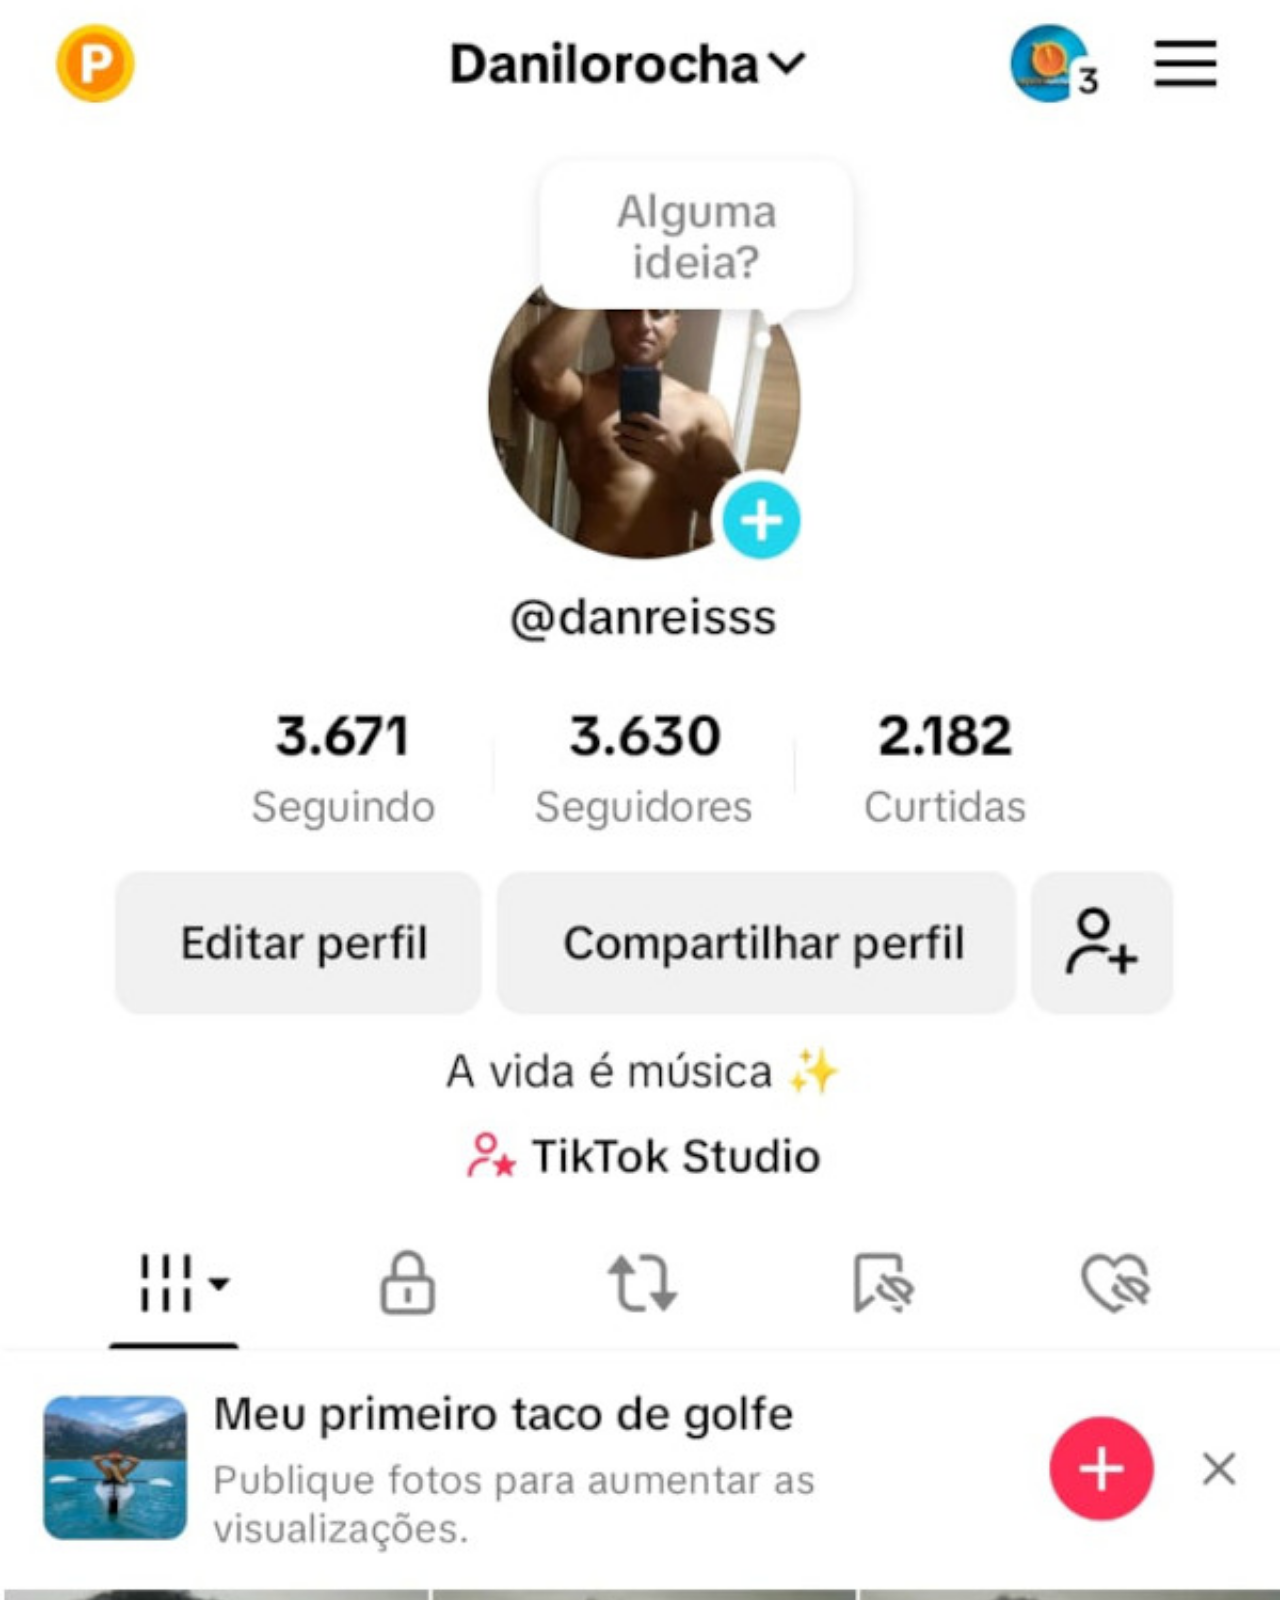
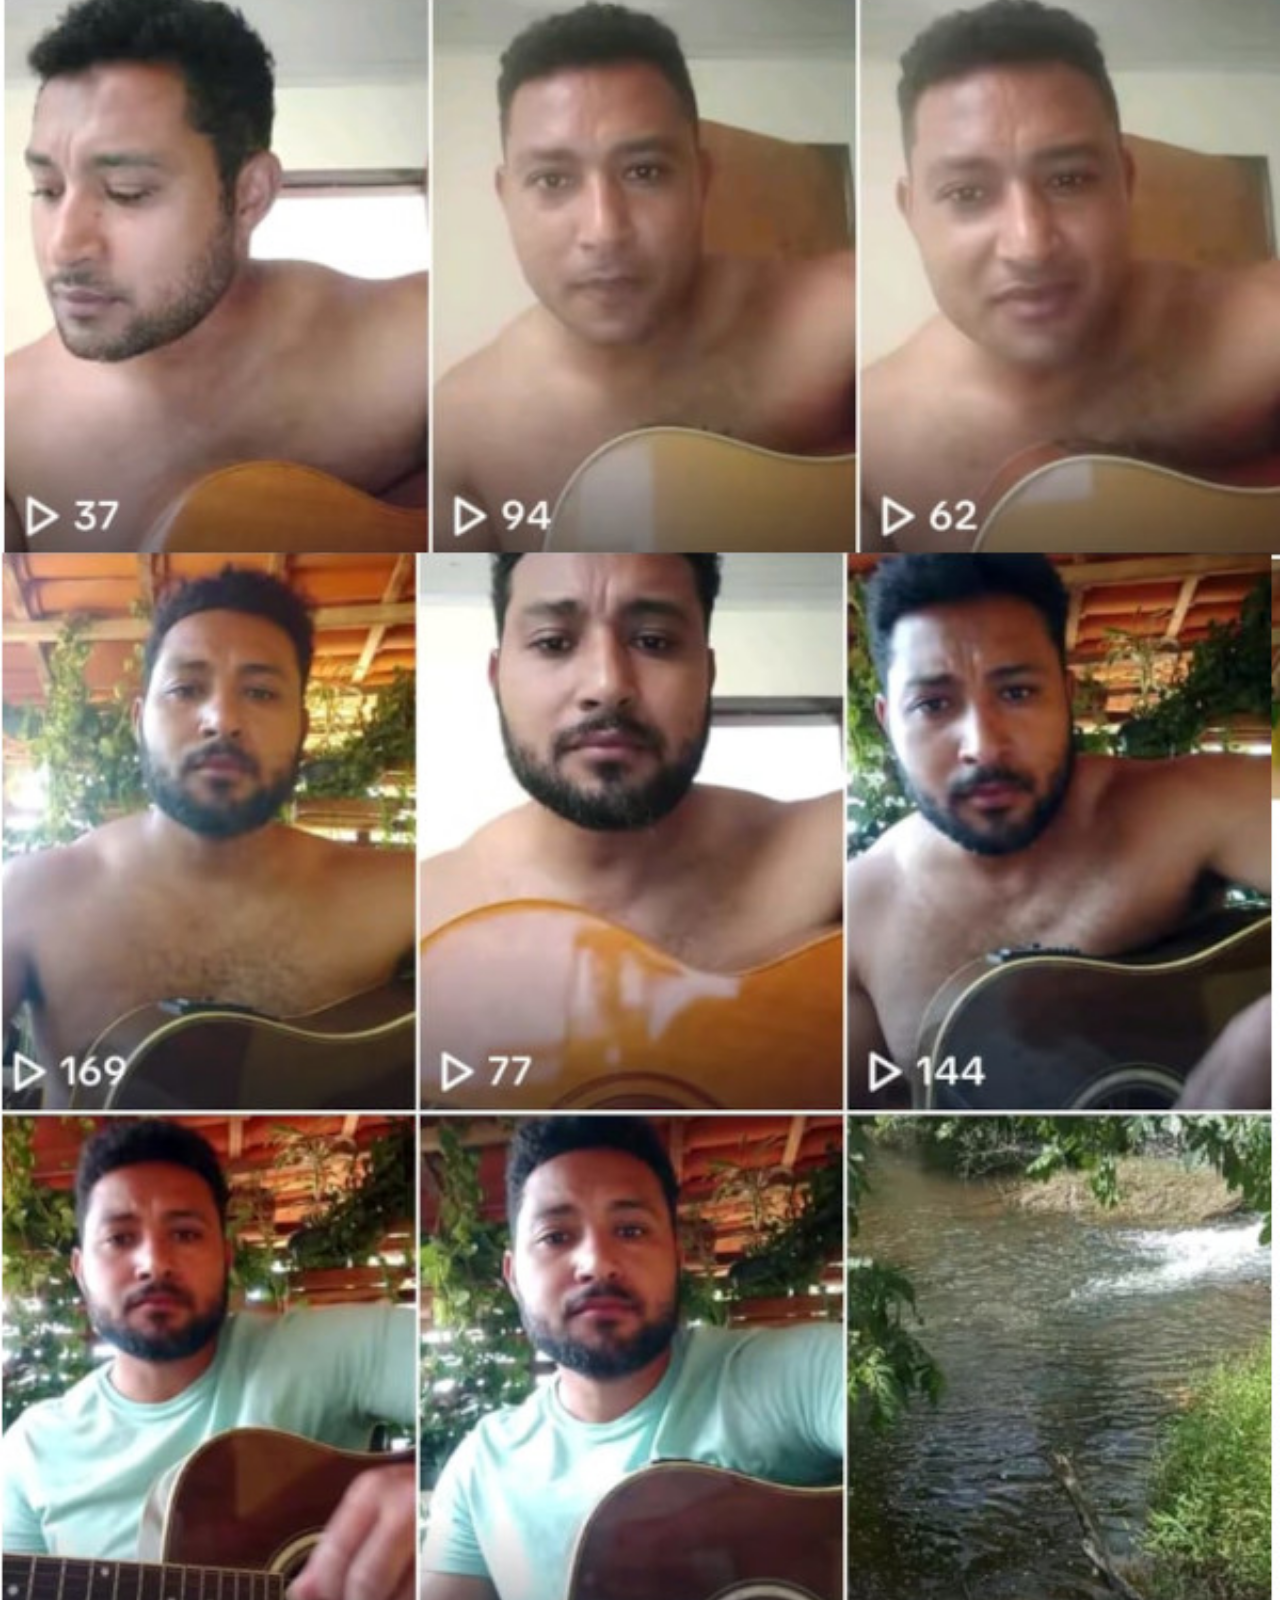
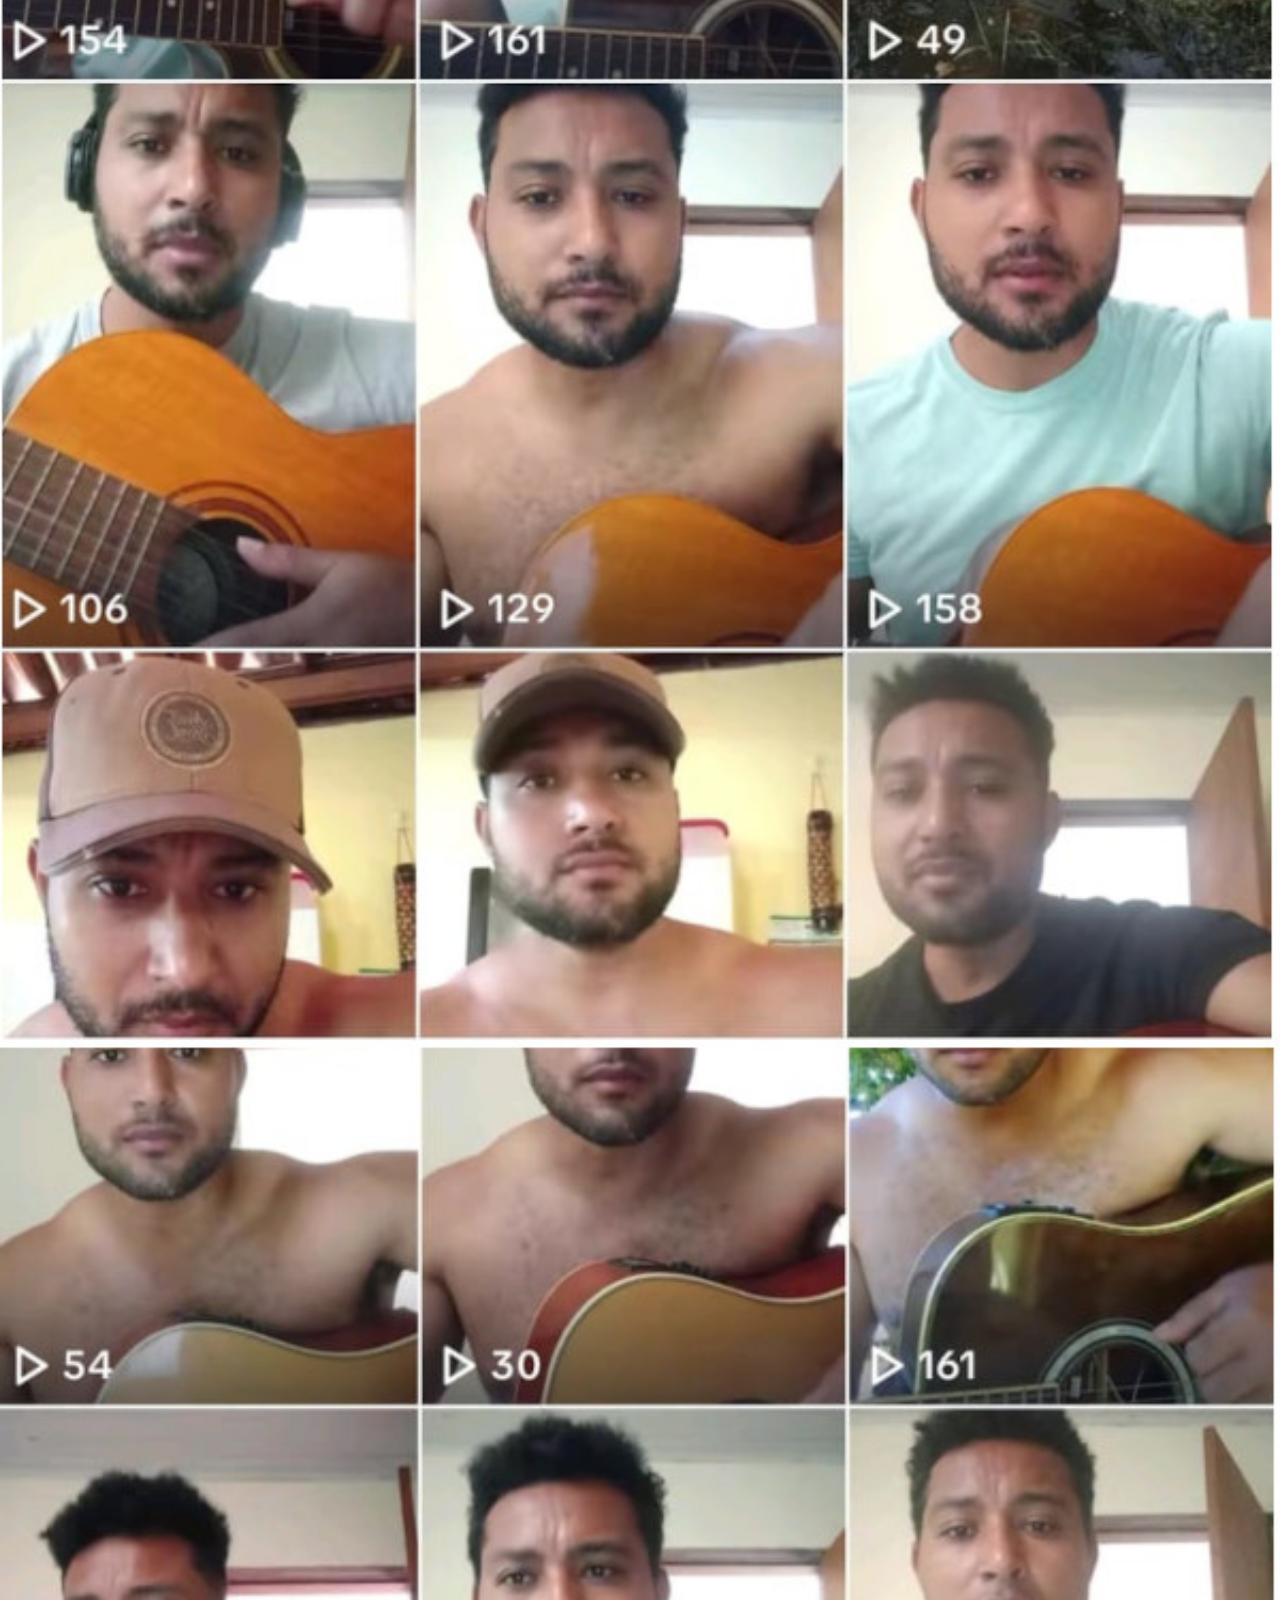
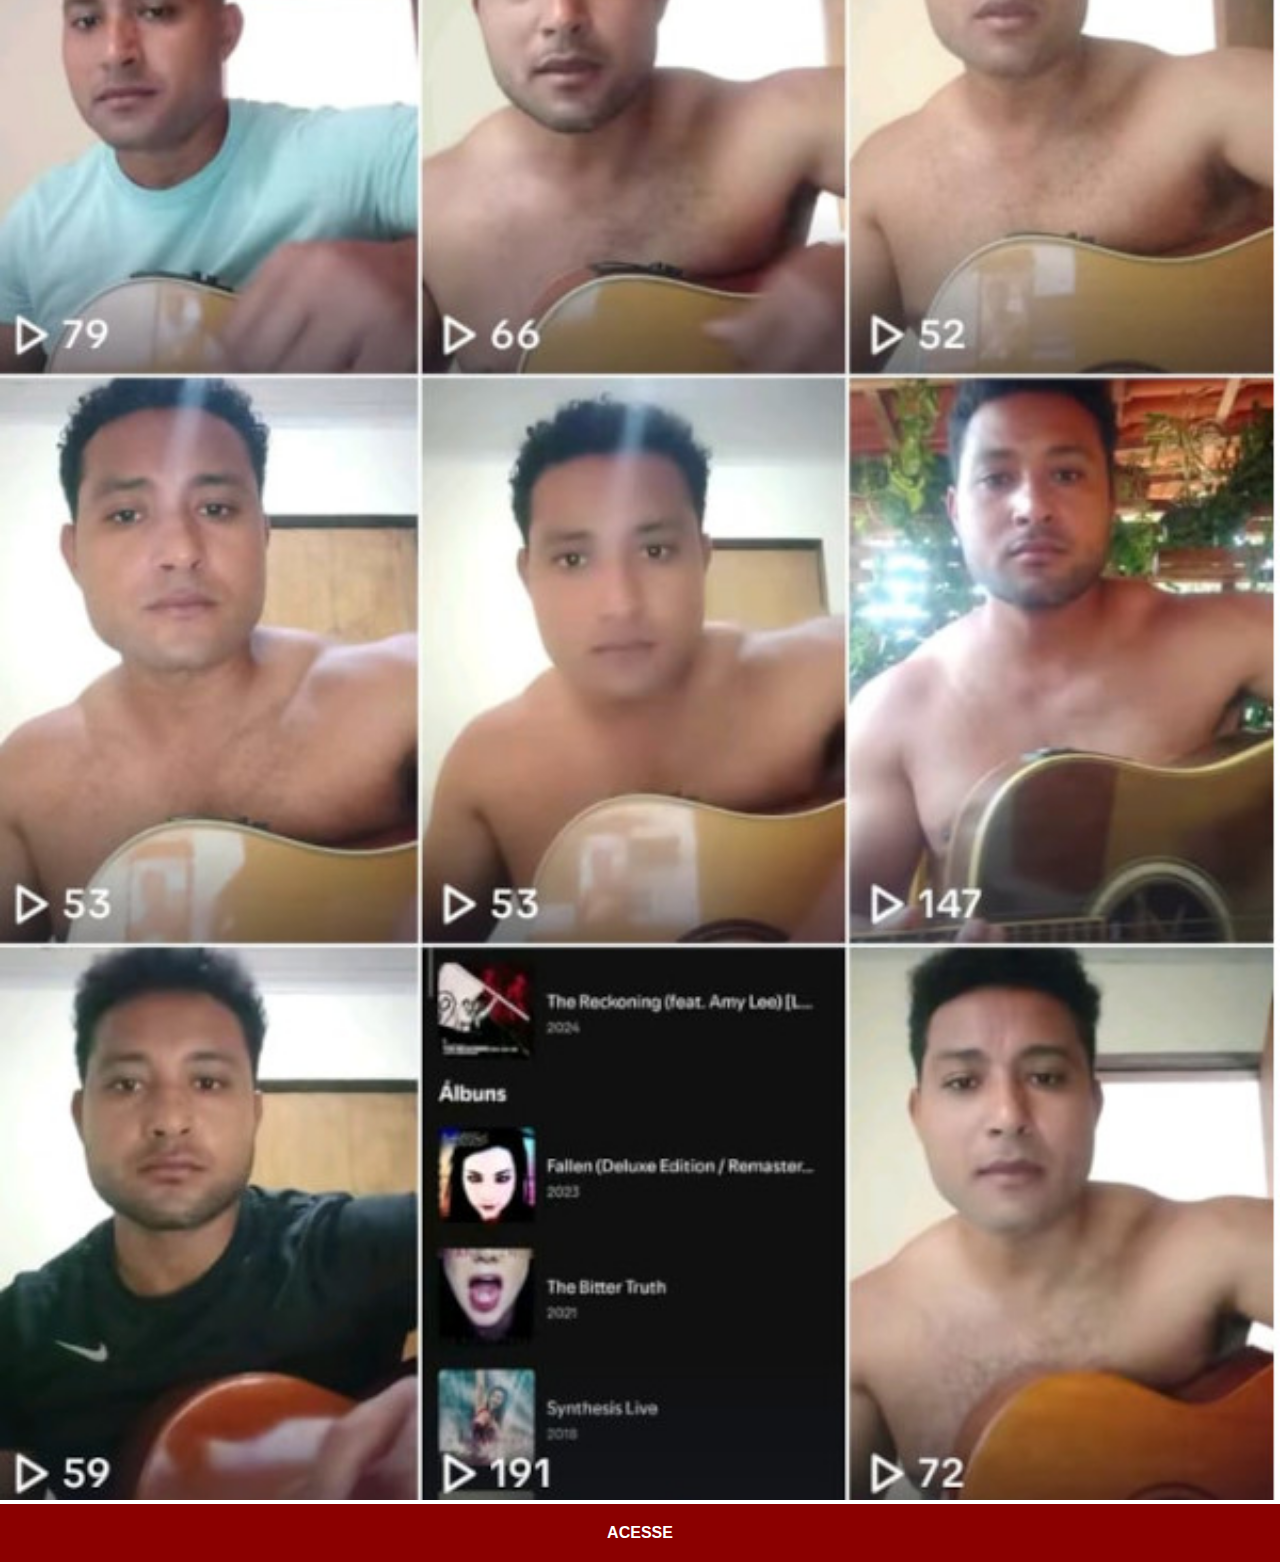
<file: tiktok.html>
<!DOCTYPE html>
<html lang="pt-br">
<head>
    <meta charset="UTF-8">
    <meta name="viewport" content="width=device-width, initial-scale=1.0">
    <title>tiktok</title>
    <link rel="stylesheet" href="estilos/social.css">
</head>
<body>
    <img src="imagens/tela-tiktok.jpg" alt="Facebook">
    <a href="https://www.tiktok.com/@danreisss?_t=ZM-8t7rhQhsahB&_r=1" target="_blank">ACESSE</a>
</body>
</html>
</file>
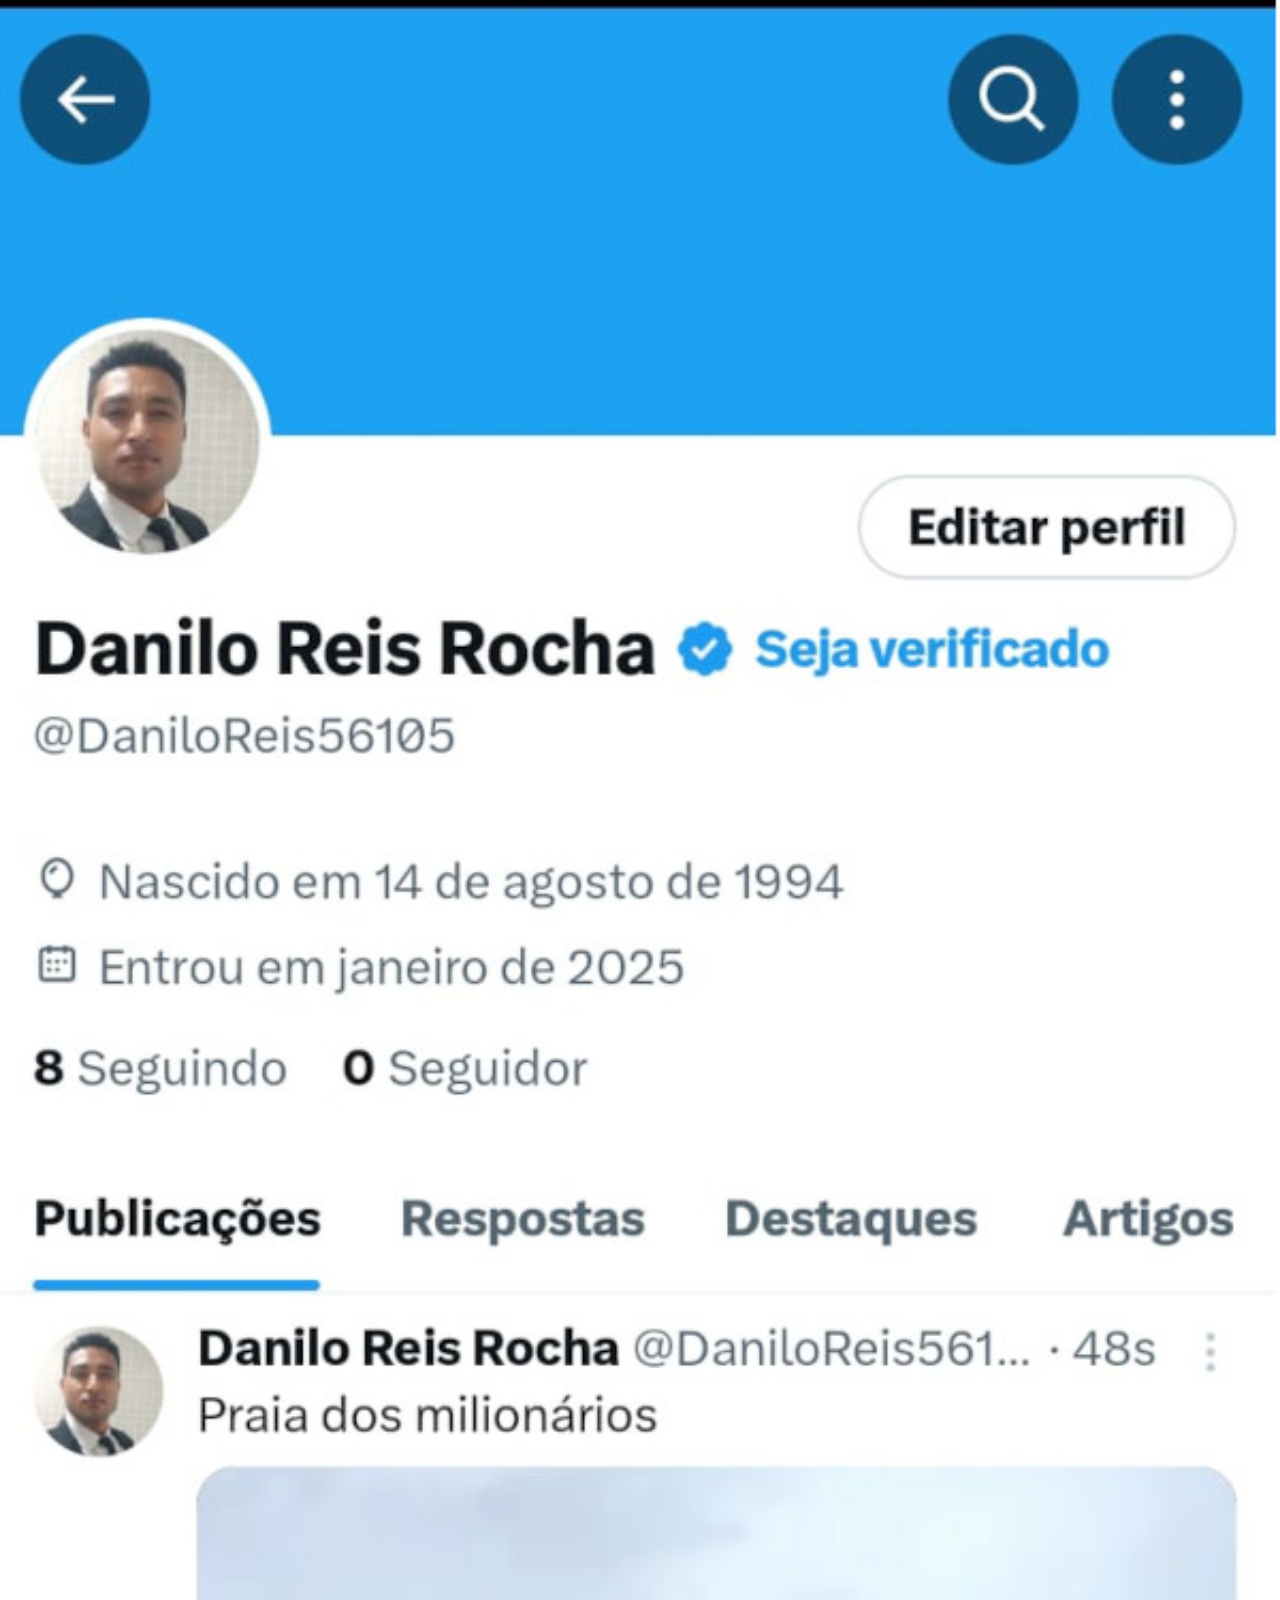
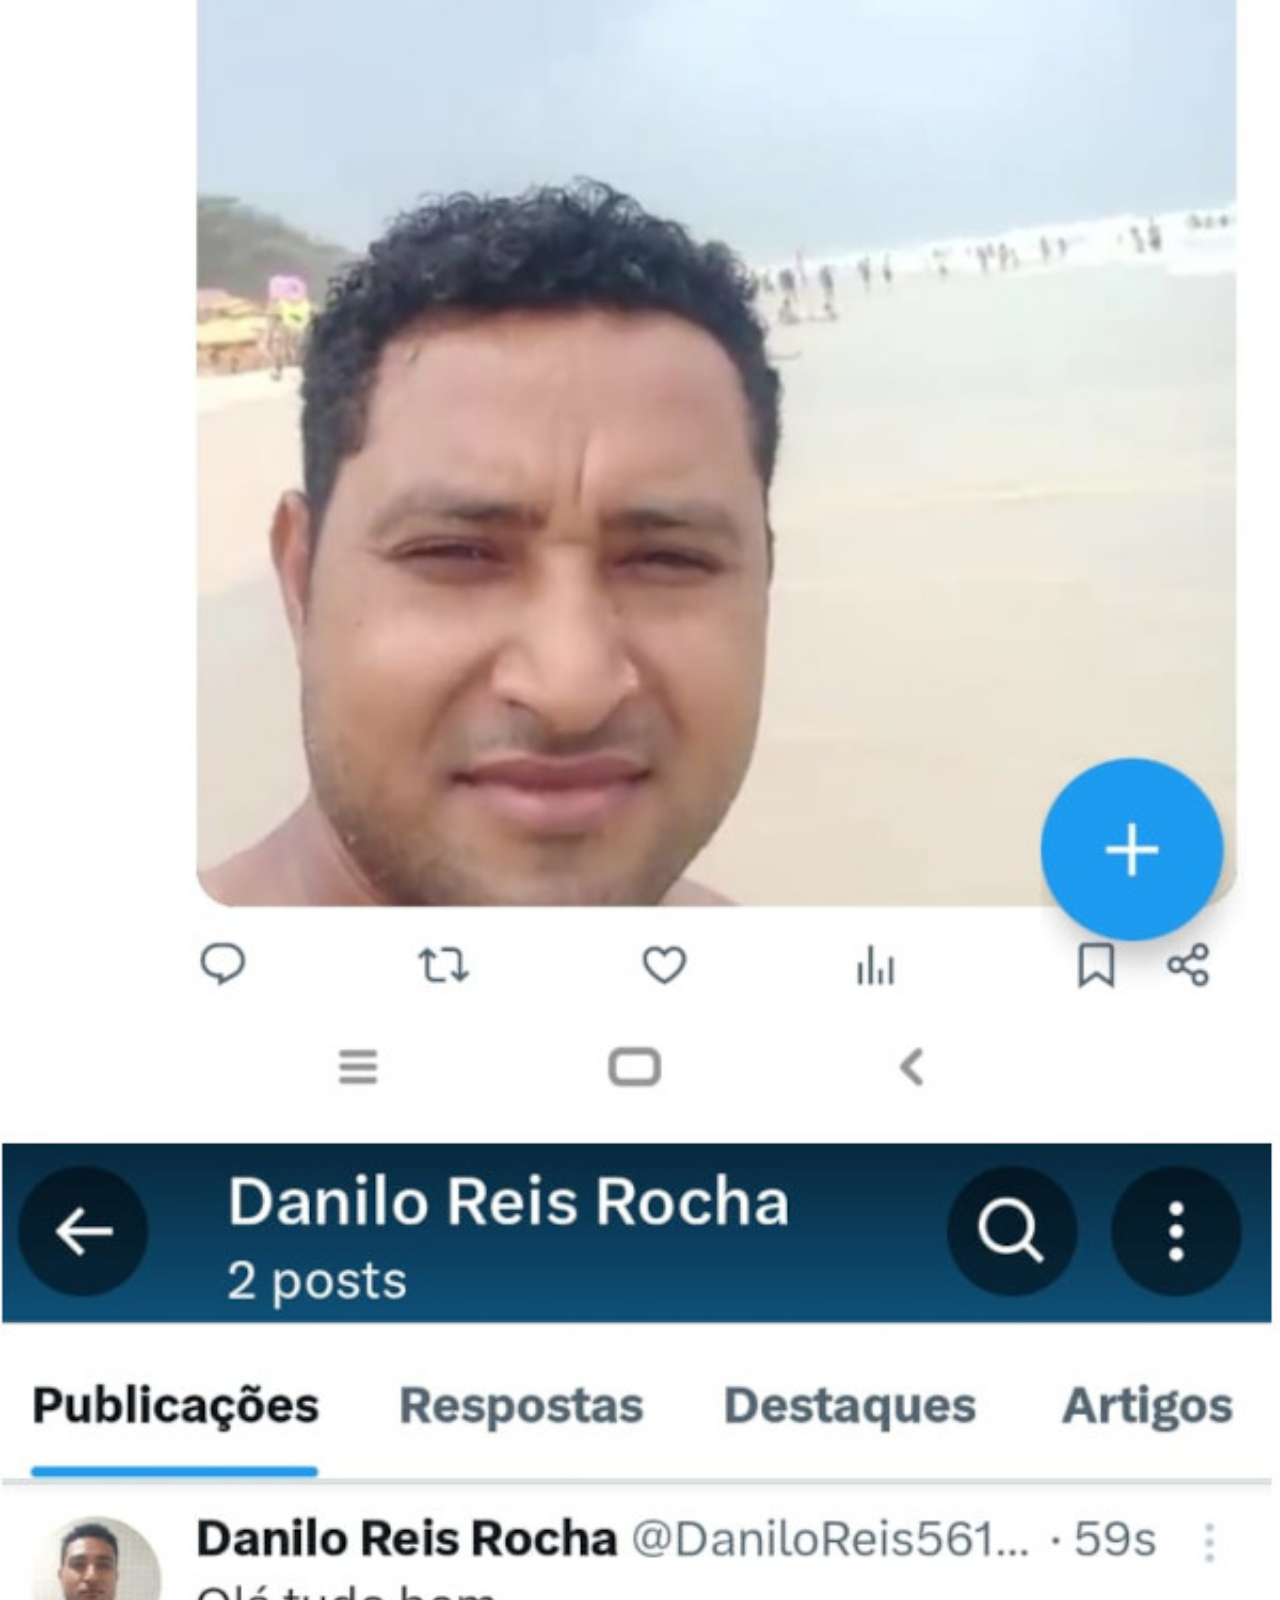
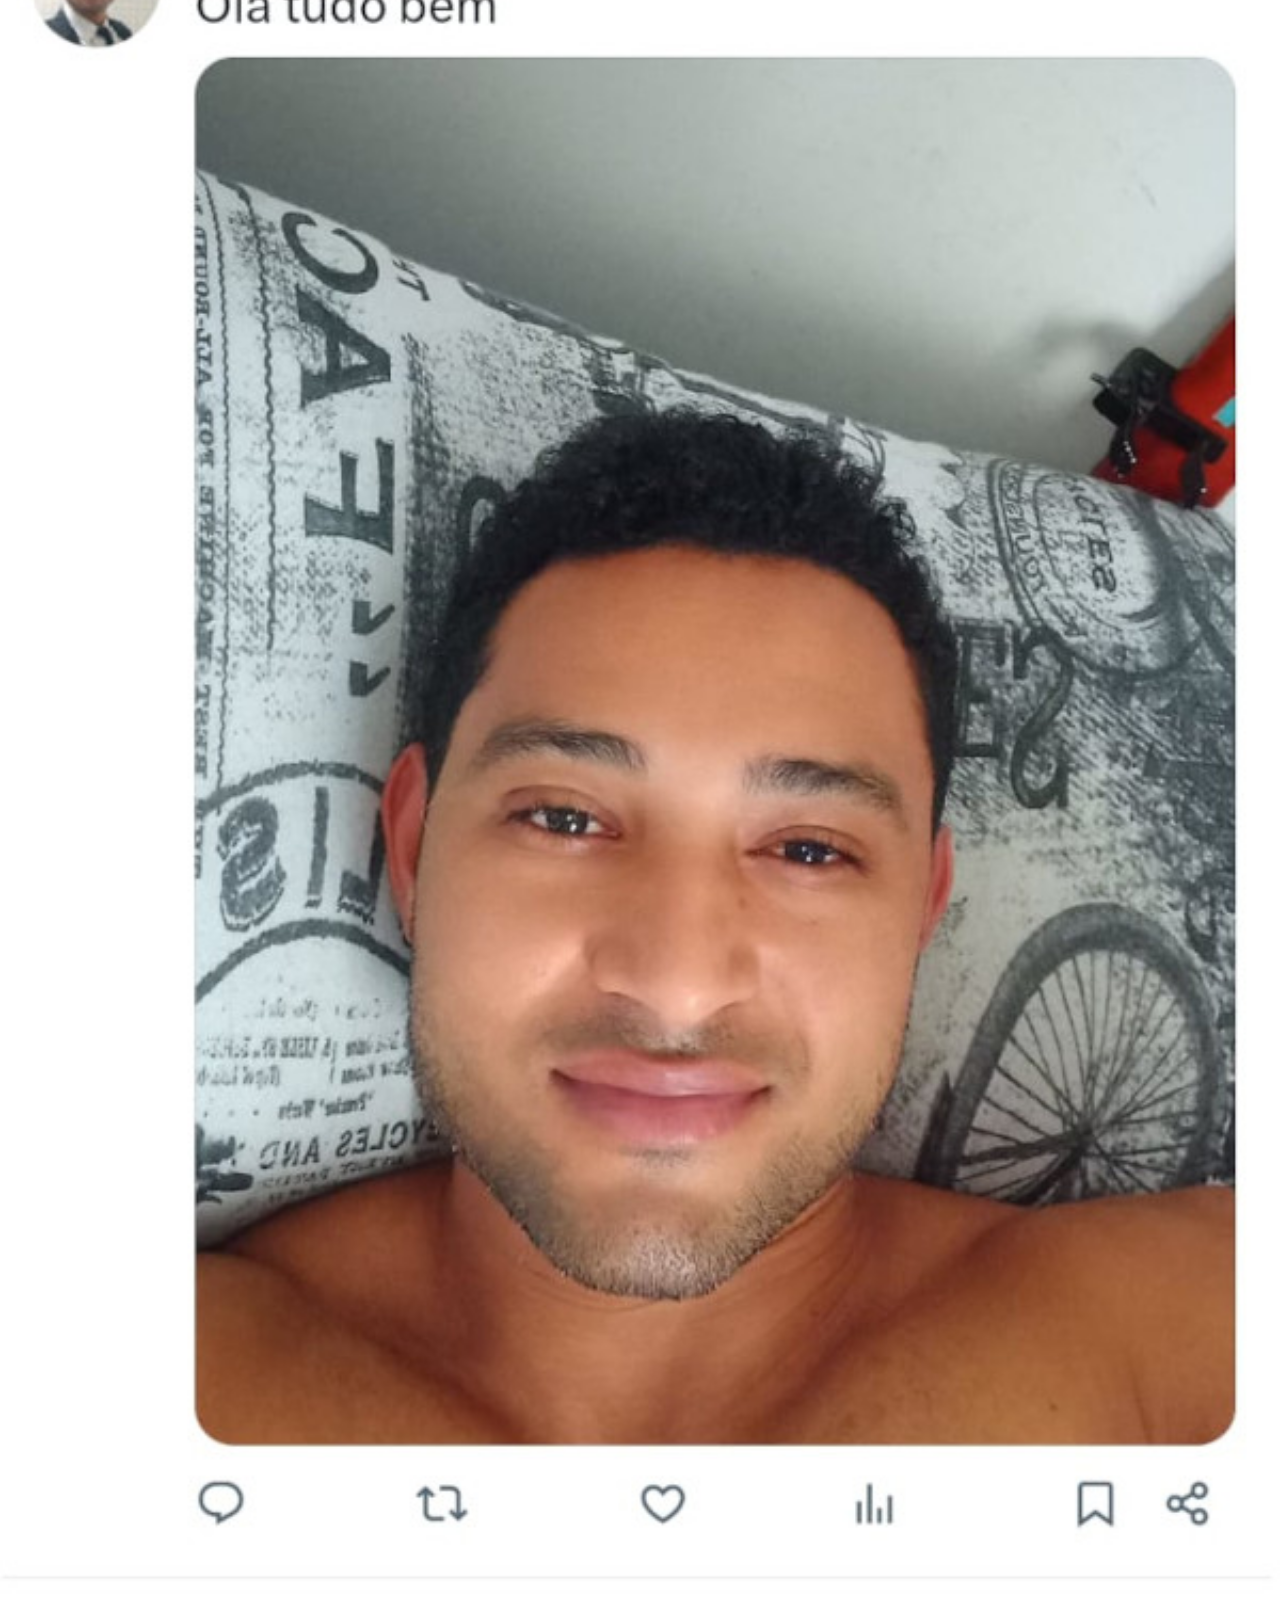
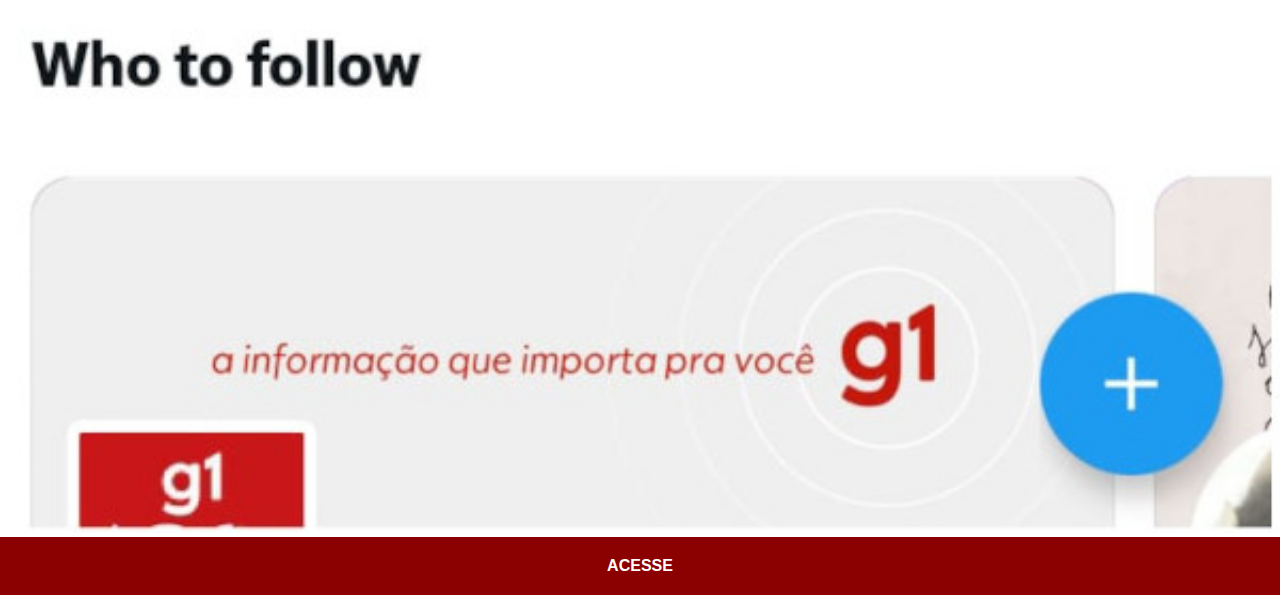
<file: twitter.html>
<!DOCTYPE html>
<html lang="pt-br">
<head>
    <meta charset="UTF-8">
    <meta name="viewport" content="width=device-width, initial-scale=1.0">
    <title>Twitter</title>
    <link rel="stylesheet" href="estilos/social.css">
</head>
<body>
    <img src="imagens/tela-twitter.jpg" alt="Twitter">
    <a href="https://x.com/DaniloReis56105" target="_blank">ACESSE</a>
</body>
</html>
</file>
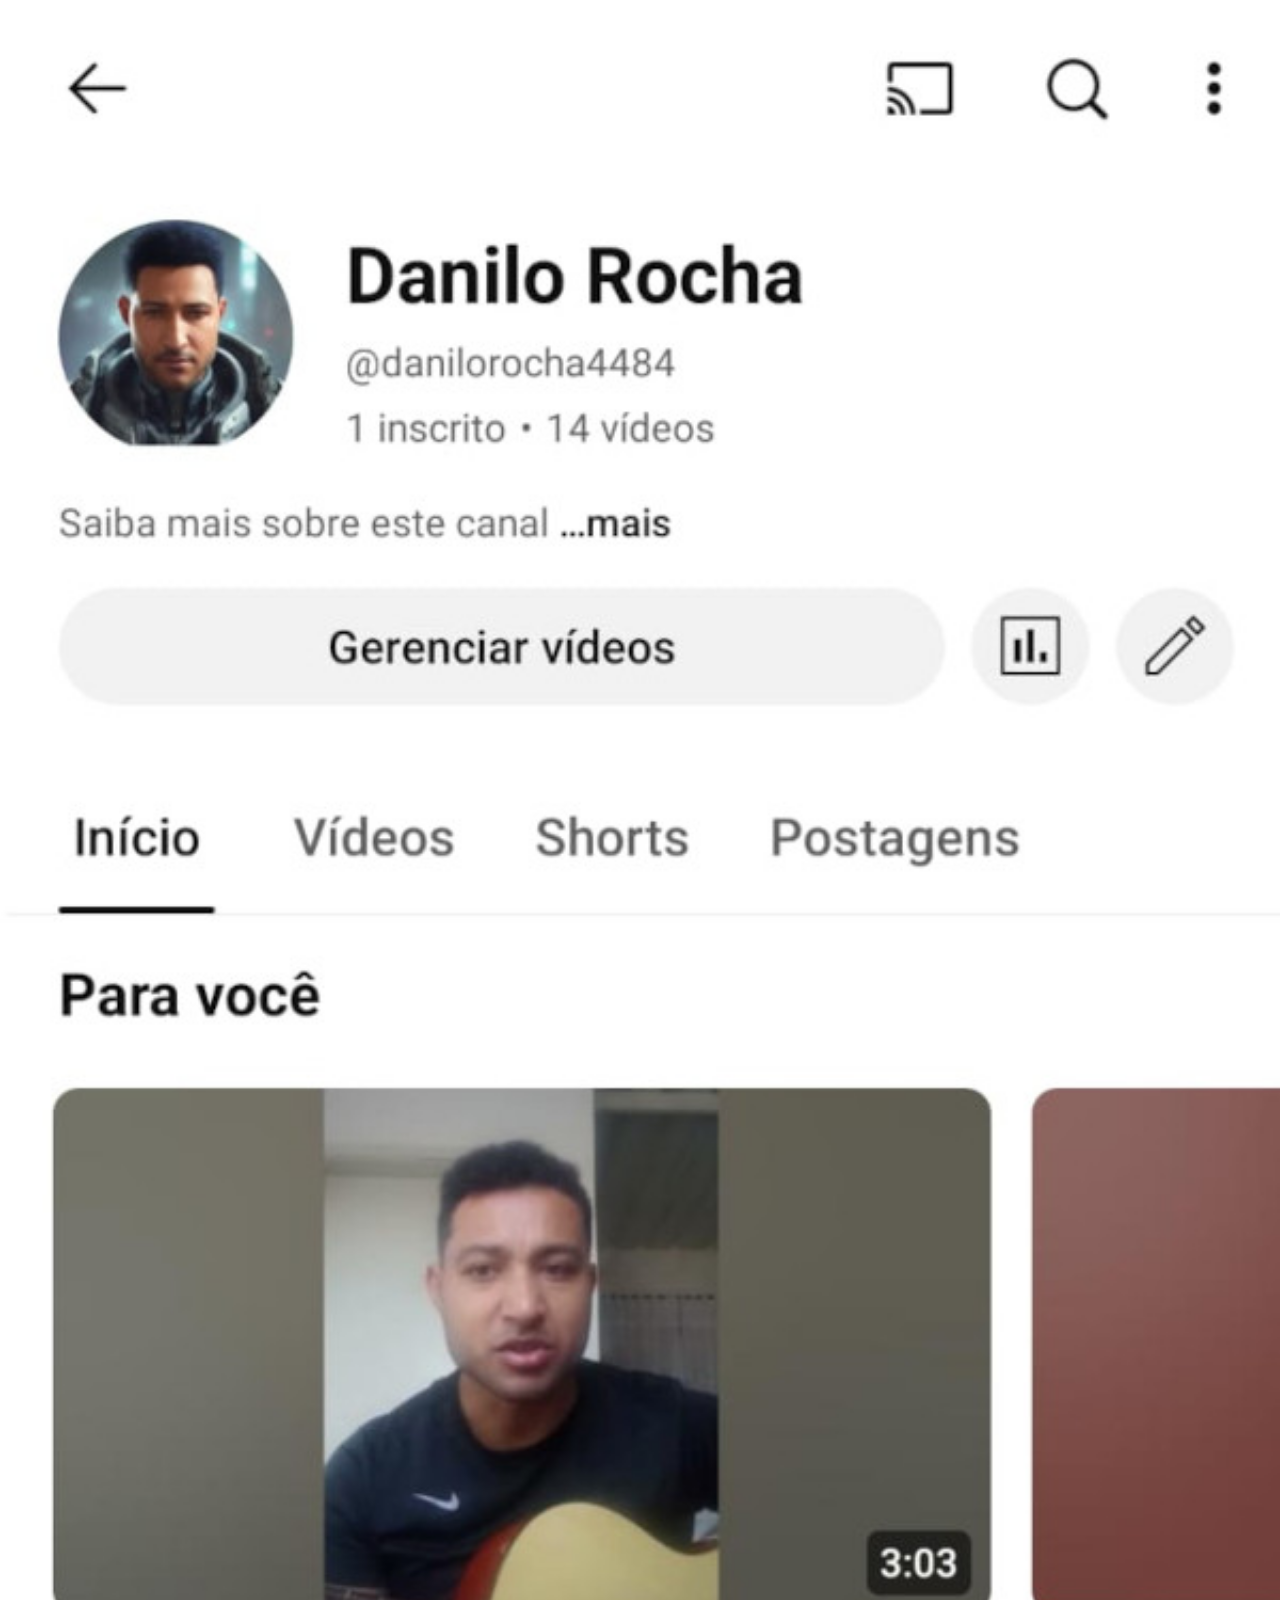
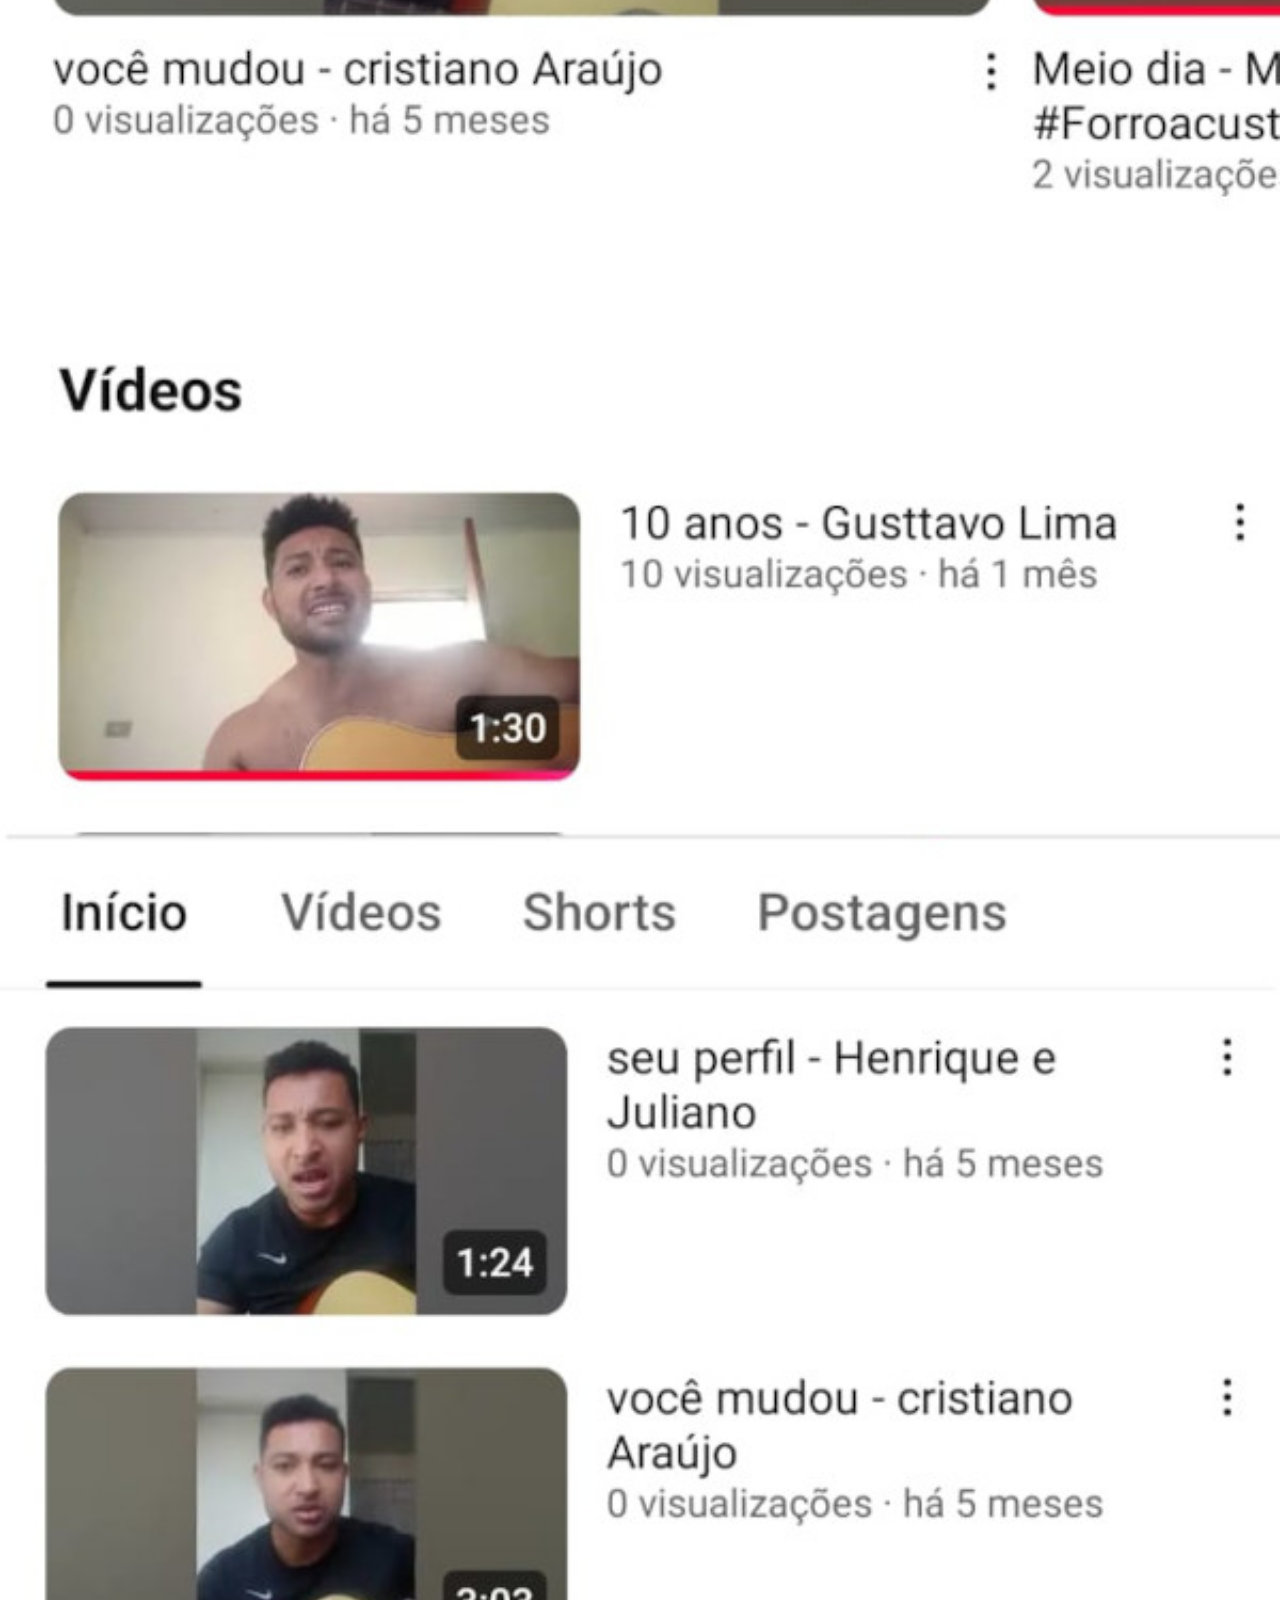
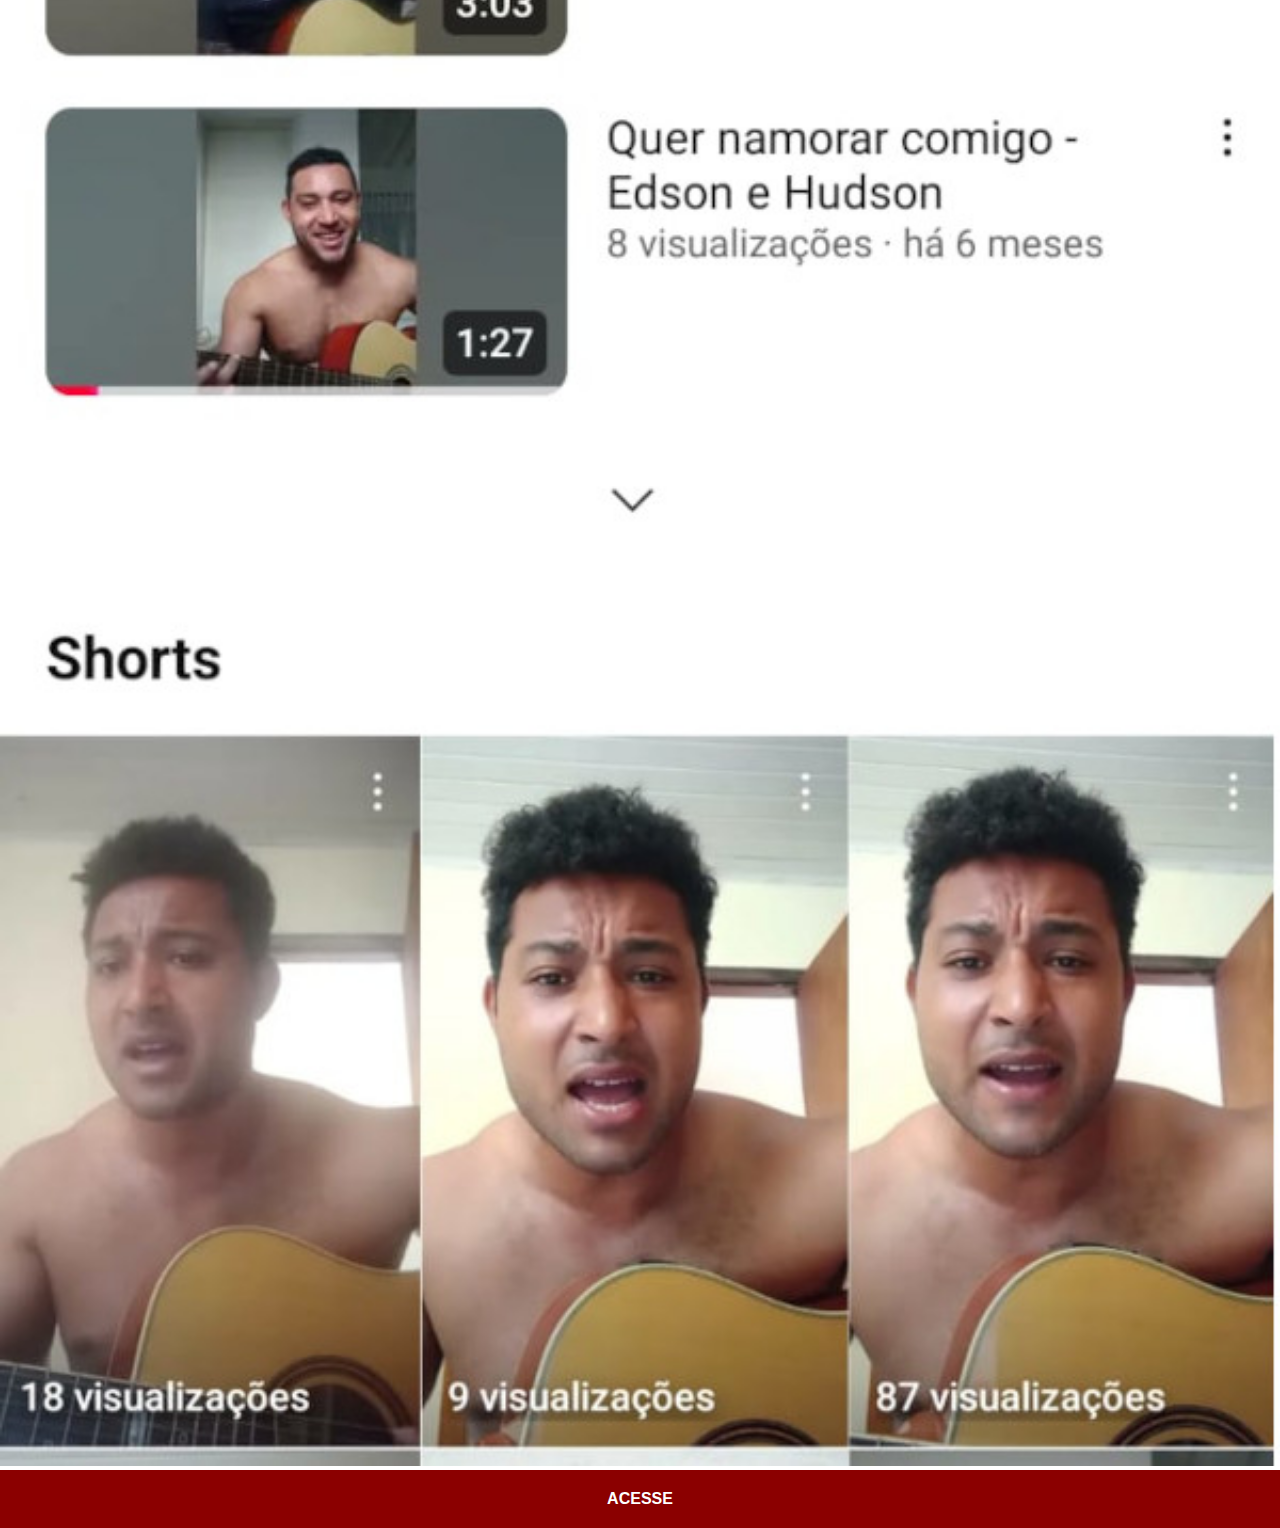
<file: youtube.html>
<!DOCTYPE html>
<html lang="en">
<head>
    <meta charset="UTF-8">
    <meta name="viewport" content="width=device-width, initial-scale=1.0">
    <title>YouTube</title>
    <link rel="stylesheet" href="estilos/social.css">
</head>
<body>
    <img src="imagens/tela-youtube.jpg" alt="youtube">
    <a href="https://www.youtube.com/@danilorocha4484/shorts" target="_blank">ACESSE</a>
</body>
</html>
</file>
<file: estilo/estyle.css>
@charset "UTF -8";

*{
    margin: 0px;
    padding: 0px;
    font-family: Arial, Helvetica, sans-serif;
}

html, body {
    height: 100vh;
    width: 100vw;
    background-color: black;
}
body{
    background: url(../imagens/fundo-madeira.jpg) no-repeat top center;
    background-size: cover;
    background-attachment: fixed;
}

main {
    position: relative;
    height: 100vh;
    
}
section#telefone {
    position: absolute;
    top: 50%;
    left: 50%;
    transform: translate(-50%, -50%);
    height: 627px;
    width: 311px;
    
    background: url(../imagens/frame-iphone.png) no-repeat;
}
iframe#tela{
    position: relative;
    top: 81px;
    left: 22px;
    width: 266px;
    height: 468px;
}
section#redes-sociais {
   text-align: right;
}

section#redes-sociais img{
  width: 50px;
  margin: 10px;
  border-radius: 50%;
  box-shadow: 2px 2px 5px rgba(0, 0, 0, 0.400);
  box-sizing: border-box;
  
  
}
section#redes-sociais img:hover {
    border: 2px solid rgba(255, 255, 255, 0.638);
    transform: translate(-3px, -3px);
    box-shadow: 5px 5px 10px rgba(0, 0, 0, 0.622);
    transition: transform .3s, border 1s;
}
</file>
<file: estilos/social.css>
@charset "UTF -8";

*{
    margin: 0px;
    padding: 0px;
    font-family: Arial, Helvetica, sans-serif;
}
::-webkit-scrollbar{
    width: 0px;
    height: 0px;
}
img{
   width: 100vw;
}
a{
    display: block;
    background-color: darkred;
    color: white;
    padding: 20px;
    text-align: center;
    font-weight: bolder;
    text-decoration: none;
}
a:hover {
    background-color:red ;
}
</file>
